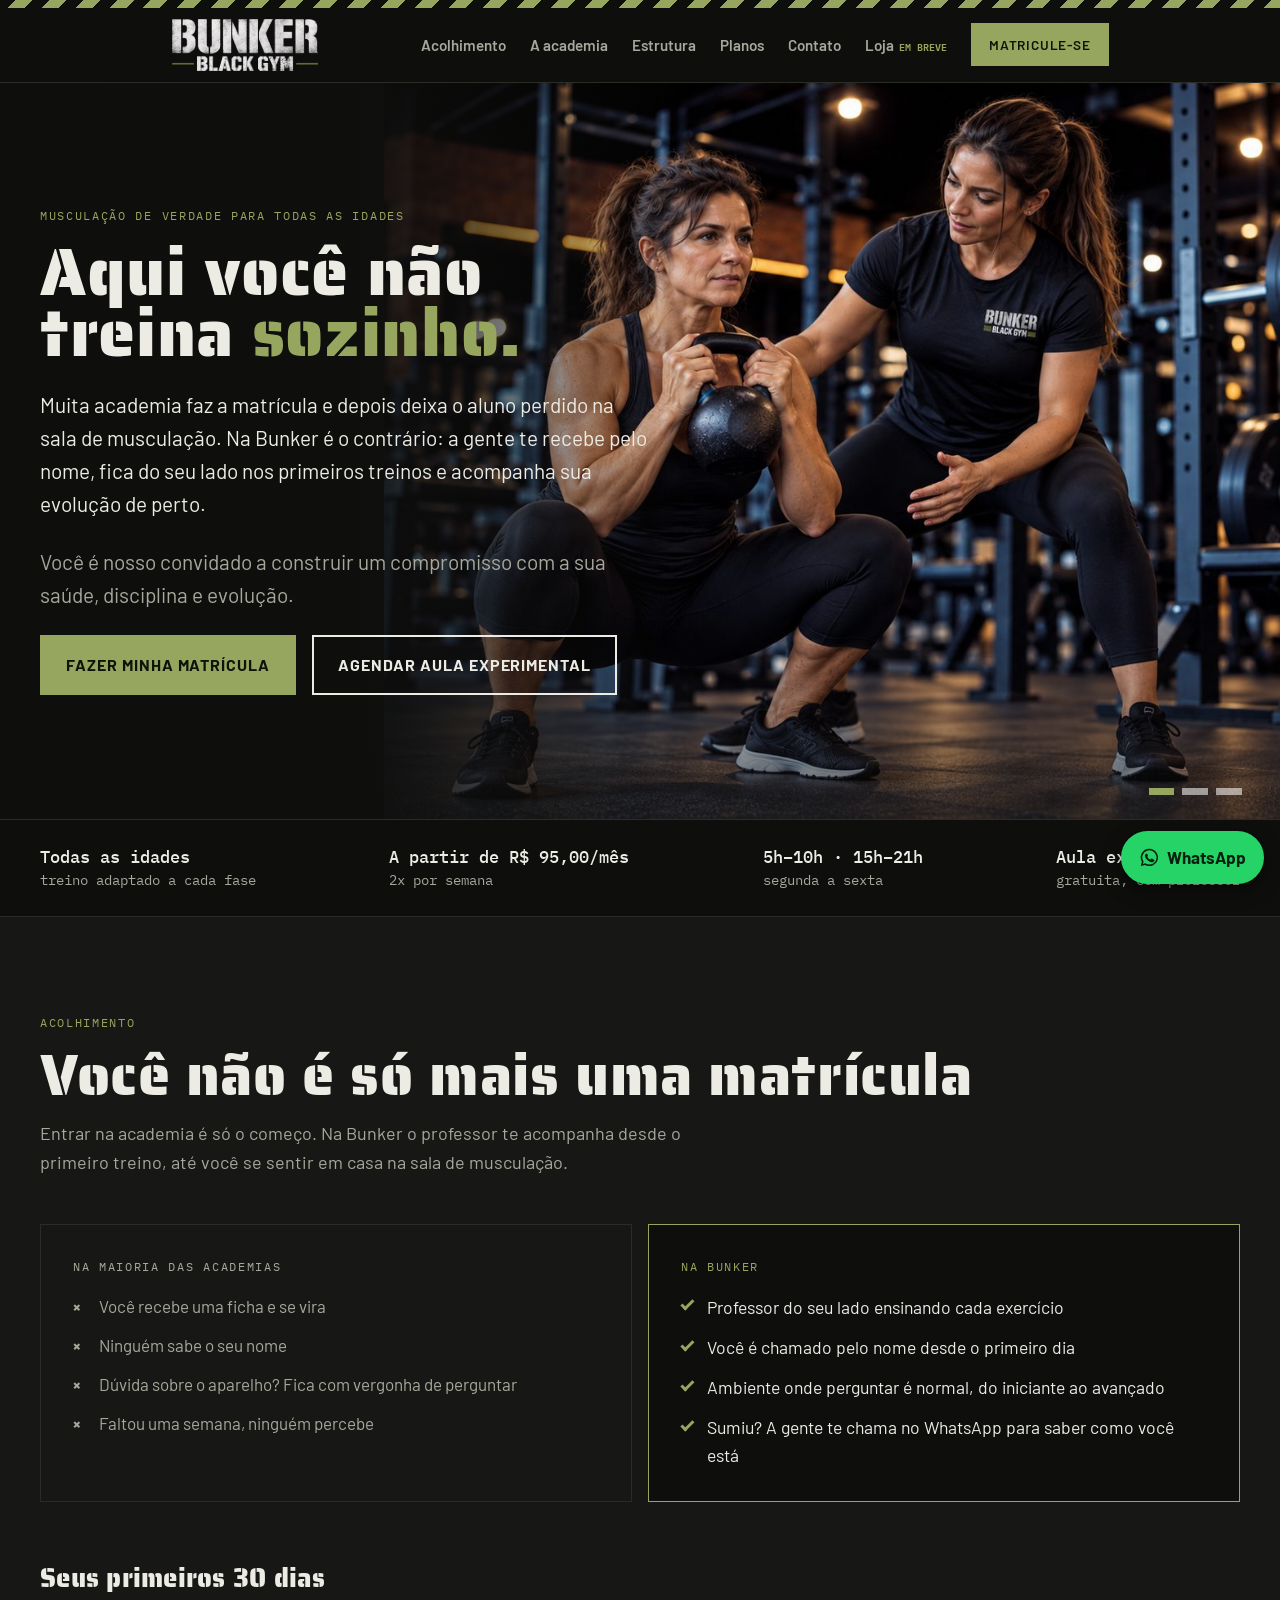
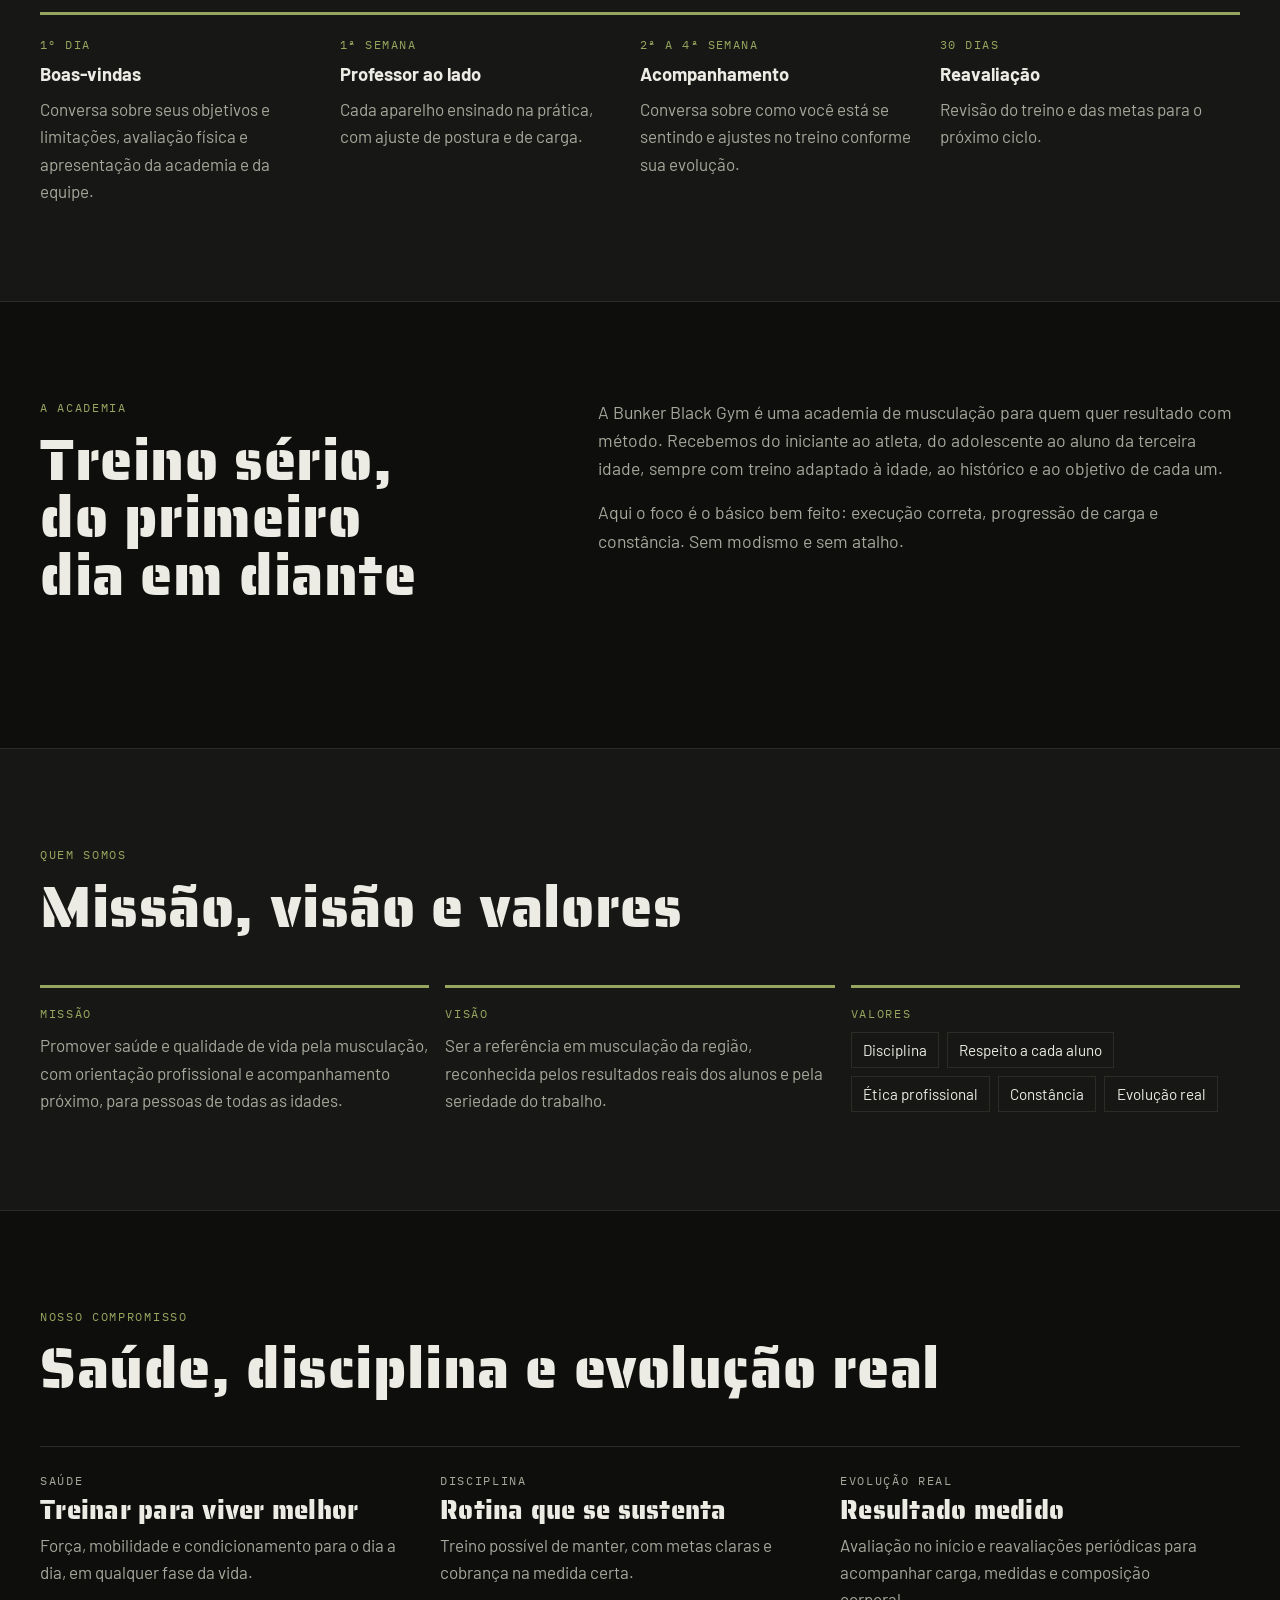
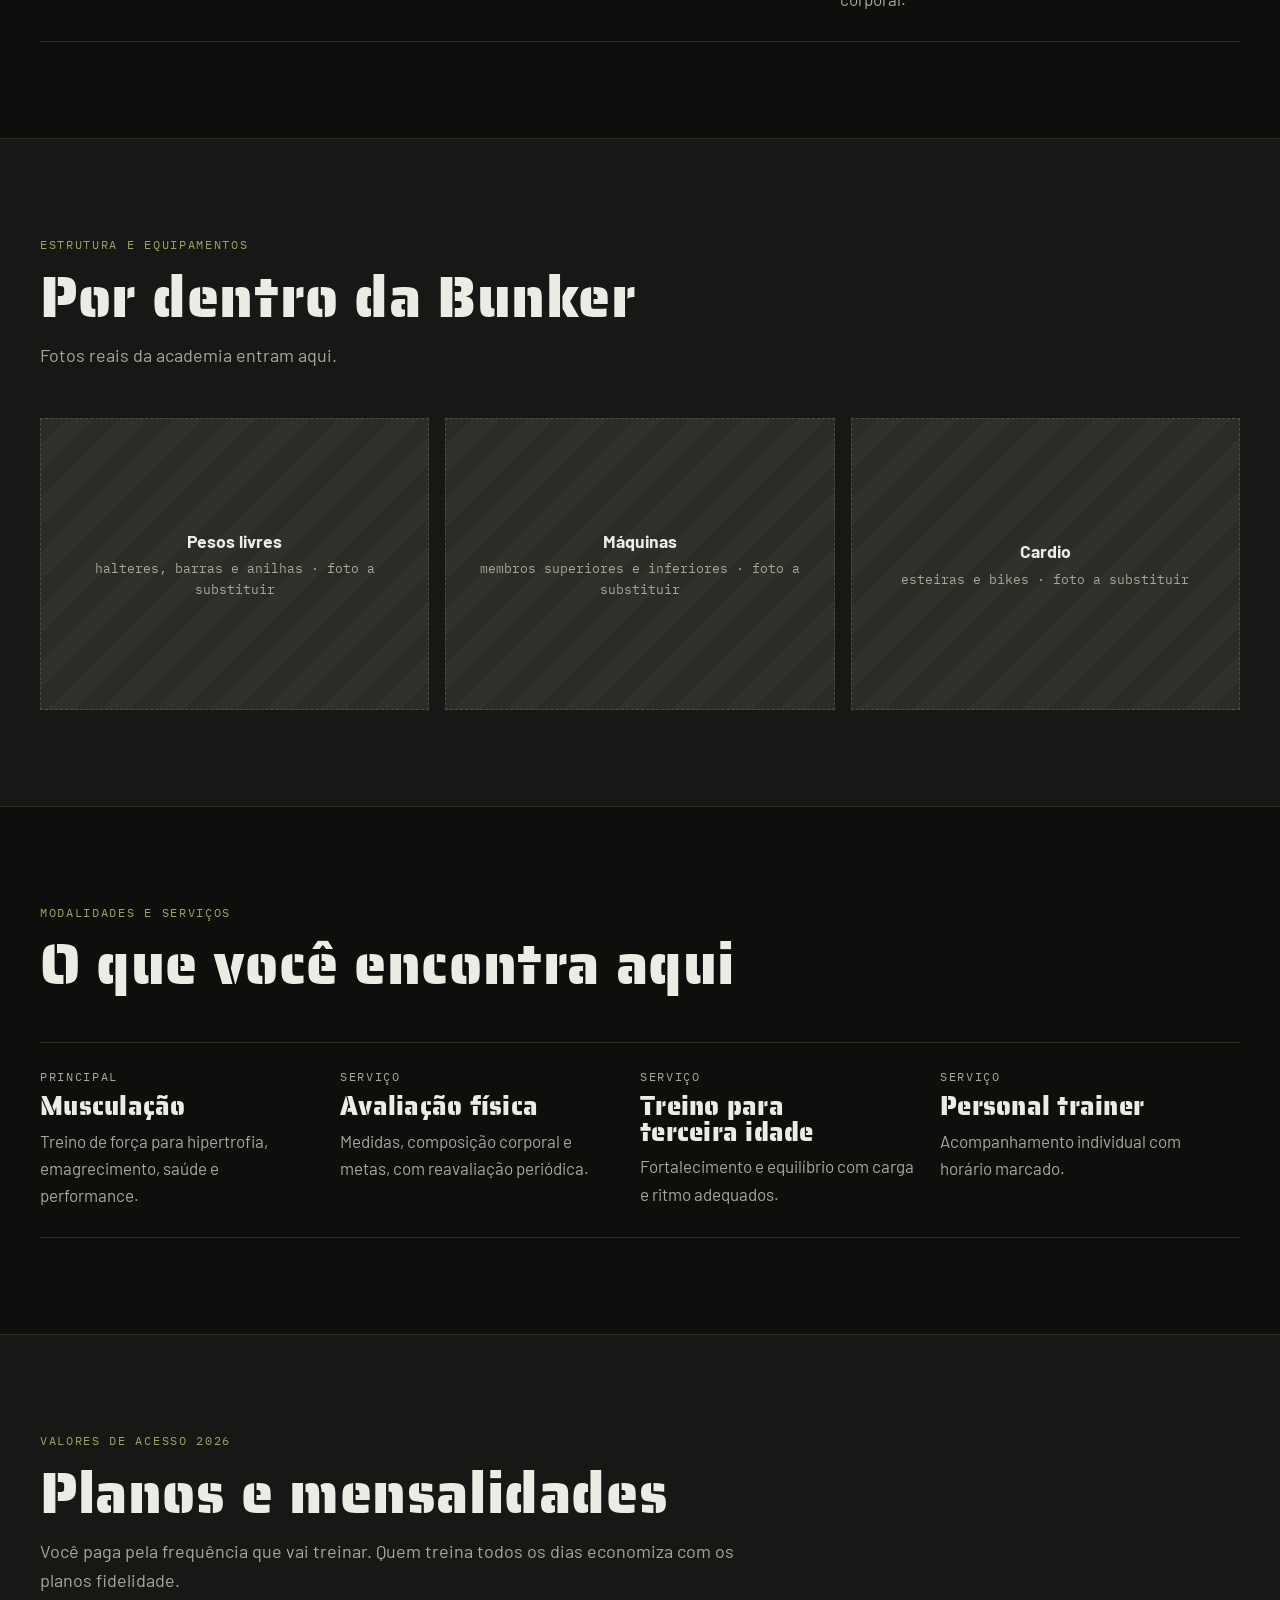
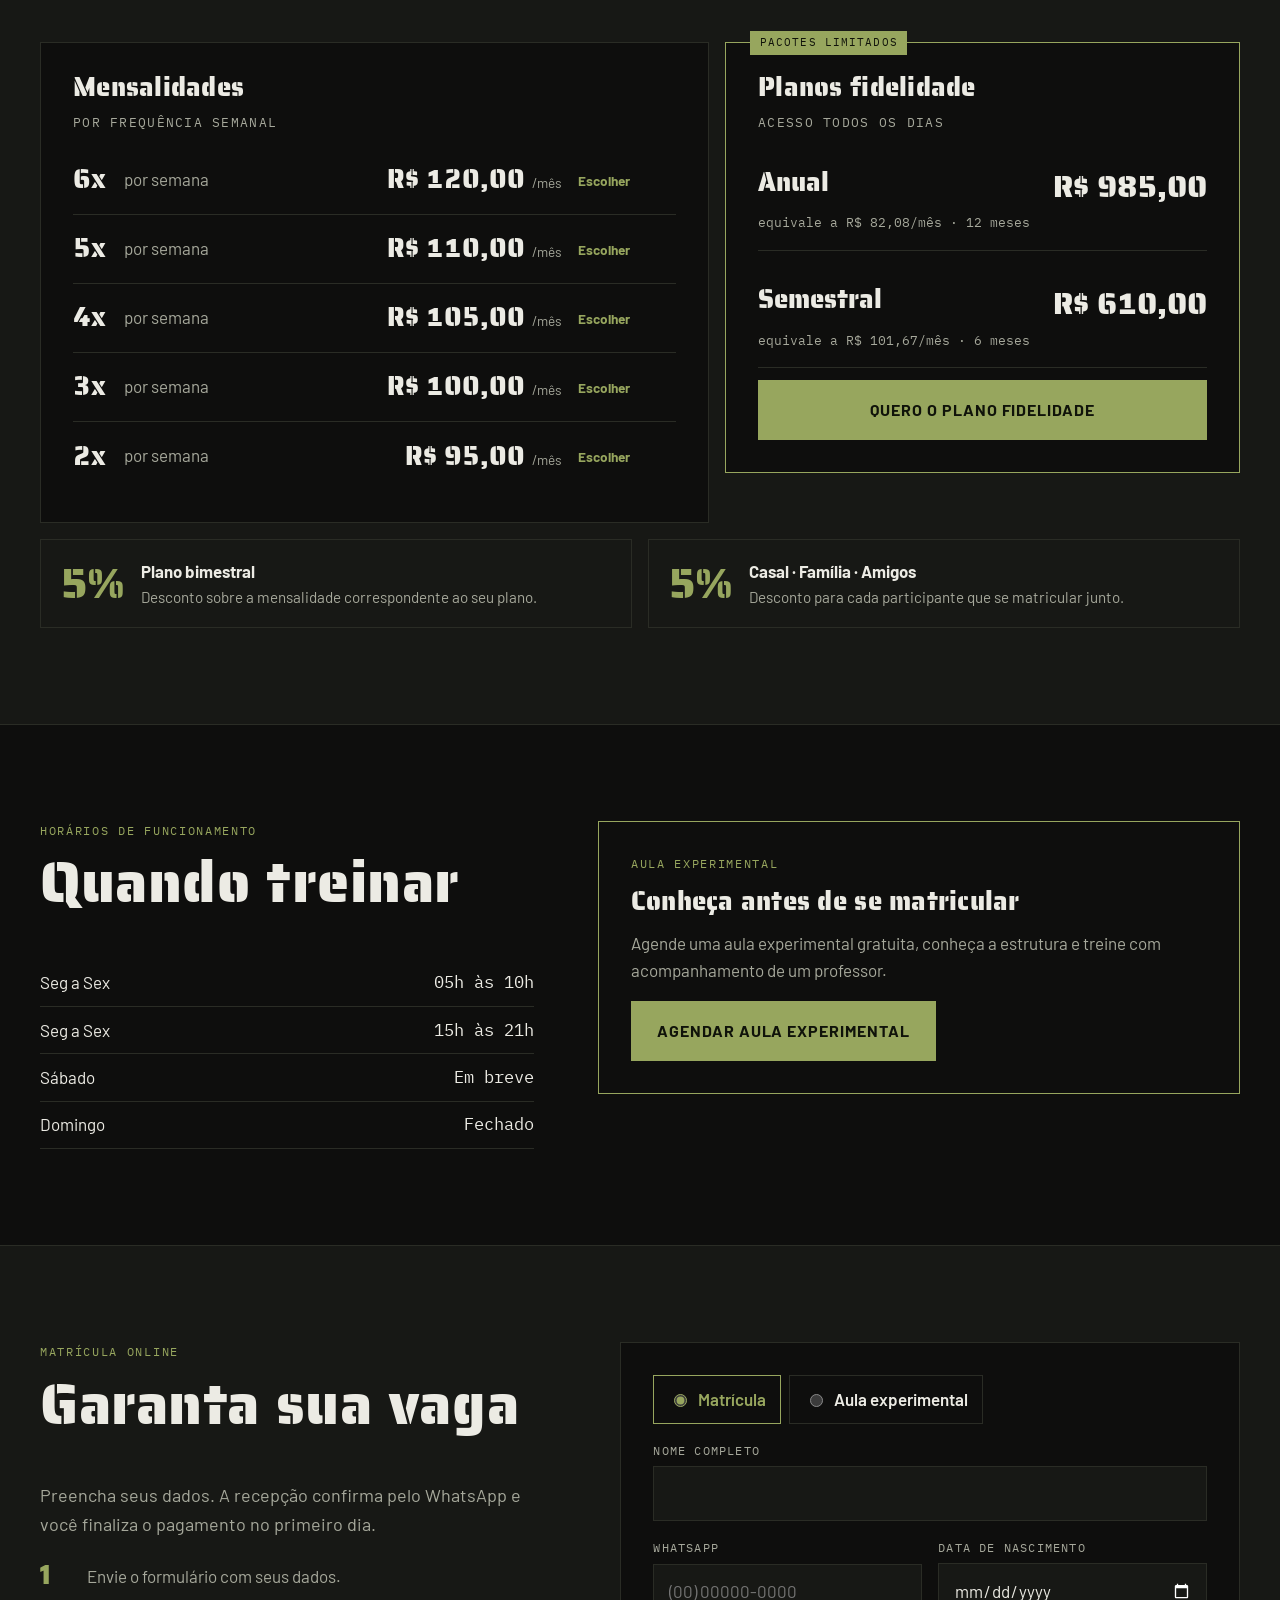
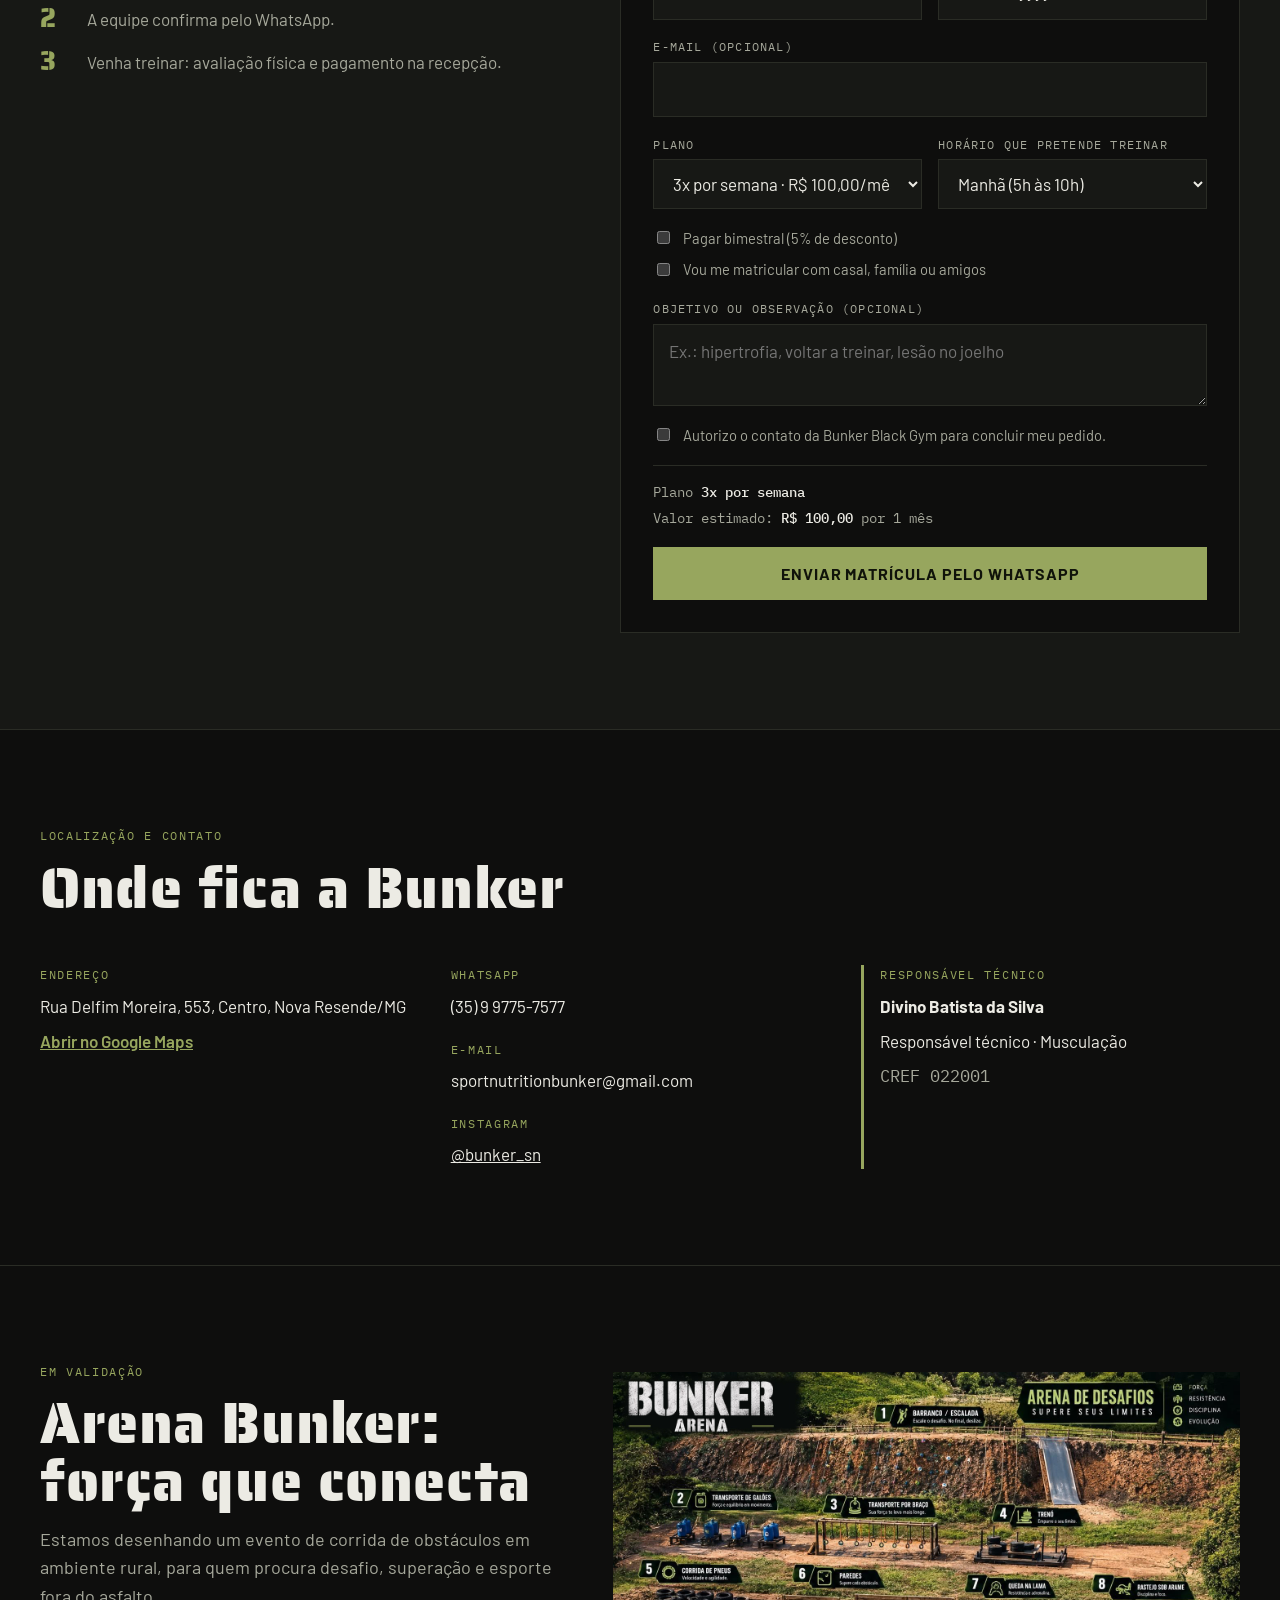
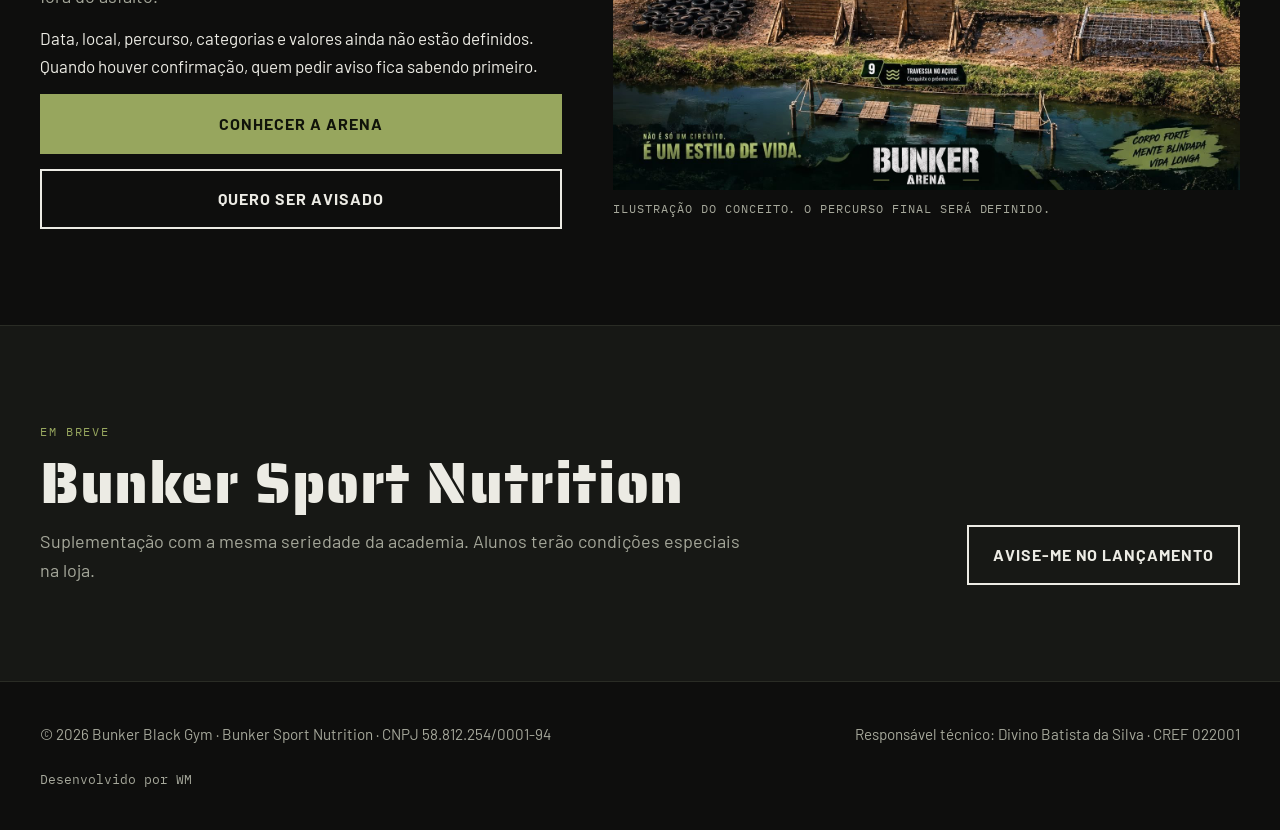
<file: index.html>
<!doctype html>
<html lang="pt-BR">
<head>
<meta charset="utf-8">
<meta name="viewport" content="width=device-width, initial-scale=1, viewport-fit=cover">
<title>Bunker Black Gym</title>
<meta name="description" content="Bunker Black Gym: musculação de verdade para todas as idades. Planos, aula experimental e matrícula online.">
<link rel="canonical" href="https://www.bunkersn.com.br/">
<meta property="og:title" content="Bunker Black Gym">
<meta property="og:description" content="Musculação de verdade para todas as idades.">
<meta property="og:url" content="https://www.bunkersn.com.br/">
<meta property="og:locale" content="pt_BR">
<link rel="preconnect" href="https://fonts.googleapis.com">
<link rel="preconnect" href="https://fonts.gstatic.com" crossorigin>
<link rel="stylesheet" href="https://fonts.googleapis.com/css2?family=Barlow:wght@400;600;700&family=IBM+Plex+Mono:wght@400;500&family=Saira+Stencil+One&display=swap">
<link rel="stylesheet" href="css/base.css">
<link rel="stylesheet" href="css/academia.css">
</head>
<body>
<!--CONTEUDO-->
<header class="topo">
  <div class="listra" aria-hidden="true"></div>
  <div class="wrap">
    <a class="marca" href="#inicio"><img src="img/logo-blackgym.jpg" alt="Bunker Black Gym"></a>
    <nav class="menu" aria-label="Principal">
      <a href="#acolhimento">Acolhimento</a>
      <a href="#sobre">A academia</a>
      <a href="#estrutura">Estrutura</a>
      <a href="#planos">Planos</a>
      <a href="#contato">Contato</a>
      <a href="#loja" id="link-loja">Loja<span class="em-breve">EM BREVE</span></a>
      <a class="btn" href="#matricula">Matricule-se</a>
    </nav>
  </div>
</header>

<main id="inicio">
  <section class="hero" id="hero">
    <div class="wrap">
      <div class="hero-midia" id="hero-midia"></div>
      <div class="hero-titulo">
        <p class="rotulo">Musculação de verdade para todas as idades</p>
        <h1>Aqui você não treina <em>sozinho.</em></h1>
      </div>
      <div class="hero-texto">
        <p class="lead lead--forte">Muita academia faz a matrícula e depois deixa o aluno perdido na sala de musculação. Na Bunker é o contrário: a gente te recebe pelo nome, fica do seu lado nos primeiros treinos e acompanha sua evolução de perto.</p>
        <p class="lead">Você é nosso convidado a construir um compromisso com a sua saúde, disciplina e evolução.</p>
        <div class="acoes">
          <a class="btn" href="#matricula">Fazer minha matrícula</a>
          <a class="btn btn--vazado" href="#experimental">Agendar aula experimental</a>
        </div>
      </div>
    </div>
  </section>

  <div class="faixa-fatos">
    <div class="wrap">
      <div class="fatos" id="fatos"></div>
    </div>
  </div>

  <!-- Acolhimento: diferencial principal -->
  <section class="faixa faixa--alt" id="acolhimento">
    <div class="wrap">
      <div class="cab-secao">
        <p class="rotulo">Acolhimento</p>
        <h2>Você não é só mais uma matrícula</h2>
        <p class="lead">Entrar na academia é só o começo. Na Bunker o professor te acompanha desde o primeiro treino, até você se sentir em casa na sala de musculação.</p>
      </div>
      <div class="contraste">
        <div class="lado lado--comum">
          <p class="rotulo">Na maioria das academias</p>
          <ul>
            <li>Você recebe uma ficha e se vira</li>
            <li>Ninguém sabe o seu nome</li>
            <li>Dúvida sobre o aparelho? Fica com vergonha de perguntar</li>
            <li>Faltou uma semana, ninguém percebe</li>
          </ul>
        </div>
        <div class="lado lado--bunker">
          <p class="rotulo">Na Bunker</p>
          <ul>
            <li>Professor do seu lado ensinando cada exercício</li>
            <li>Você é chamado pelo nome desde o primeiro dia</li>
            <li>Ambiente onde perguntar é normal, do iniciante ao avançado</li>
            <li>Sumiu? A gente te chama no WhatsApp para saber como você está</li>
          </ul>
        </div>
      </div>
      <h3 class="titulo-jornada">Seus primeiros 30 dias</h3>
      <ol class="jornada">
        <li><span class="quando">1º dia</span><b>Boas-vindas</b><p>Conversa sobre seus objetivos e limitações, avaliação física e apresentação da academia e da equipe.</p></li>
        <li><span class="quando">1ª semana</span><b>Professor ao lado</b><p>Cada aparelho ensinado na prática, com ajuste de postura e de carga.</p></li>
        <li><span class="quando">2ª a 4ª semana</span><b>Acompanhamento</b><p>Conversa sobre como você está se sentindo e ajustes no treino conforme sua evolução.</p></li>
        <li><span class="quando">30 dias</span><b>Reavaliação</b><p>Revisão do treino e das metas para o próximo ciclo.</p></li>
      </ol>
    </div>
  </section>

  <!-- 1. Apresentação -->
  <section class="faixa" id="sobre">
    <div class="wrap duas-col">
      <div class="cab-secao">
        <p class="rotulo">A academia</p>
        <h2>Treino sério, do primeiro dia em diante</h2>
      </div>
      <div class="texto">
        <p>A Bunker Black Gym é uma academia de musculação para quem quer resultado com método. Recebemos do iniciante ao atleta, do adolescente ao aluno da terceira idade, sempre com treino adaptado à idade, ao histórico e ao objetivo de cada um.</p>
        <p>Aqui o foco é o básico bem feito: execução correta, progressão de carga e constância. Sem modismo e sem atalho.</p>
      </div>
    </div>
  </section>

  <!-- 2. Missão, visão e valores -->
  <section class="faixa faixa--alt" id="missao">
    <div class="wrap">
      <div class="cab-secao">
        <p class="rotulo">Quem somos</p>
        <h2>Missão, visão e valores</h2>
      </div>
      <div class="mvv">
        <article><p class="rotulo">Missão</p><p>Promover saúde e qualidade de vida pela musculação, com orientação profissional e acompanhamento próximo, para pessoas de todas as idades.</p></article>
        <article><p class="rotulo">Visão</p><p>Ser a referência em musculação da região, reconhecida pelos resultados reais dos alunos e pela seriedade do trabalho.</p></article>
        <article><p class="rotulo">Valores</p>
          <ul class="valores"><li>Disciplina</li><li>Respeito a cada aluno</li><li>Ética profissional</li><li>Constância</li><li>Evolução real</li></ul>
        </article>
      </div>
    </div>
  </section>

  <!-- 3. Compromisso -->
  <section class="faixa" id="compromisso">
    <div class="wrap">
      <div class="cab-secao">
        <p class="rotulo">Nosso compromisso</p>
        <h2>Saúde, disciplina e evolução real</h2>
      </div>
      <div class="lista-mod">
        <article class="mod"><p class="rotulo">Saúde</p><h3>Treinar para viver melhor</h3><p>Força, mobilidade e condicionamento para o dia a dia, em qualquer fase da vida.</p></article>
        <article class="mod"><p class="rotulo">Disciplina</p><h3>Rotina que se sustenta</h3><p>Treino possível de manter, com metas claras e cobrança na medida certa.</p></article>
        <article class="mod"><p class="rotulo">Evolução real</p><h3>Resultado medido</h3><p>Avaliação no início e reavaliações periódicas para acompanhar carga, medidas e composição corporal.</p></article>
      </div>
    </div>
  </section>

  <!-- 5. Estrutura -->
  <section class="faixa faixa--alt" id="estrutura">
    <div class="wrap">
      <div class="cab-secao">
        <p class="rotulo">Estrutura e equipamentos</p>
        <h2>Por dentro da Bunker</h2>
        <p class="lead">Fotos reais da academia entram aqui.</p>
      </div>
      <div class="estrutura">
        <div class="foto"><div><b>Pesos livres</b>halteres, barras e anilhas · foto a substituir</div></div>
        <div class="foto"><div><b>Máquinas</b>membros superiores e inferiores · foto a substituir</div></div>
        <div class="foto"><div><b>Cardio</b>esteiras e bikes · foto a substituir</div></div>
      </div>
    </div>
  </section>

  <!-- 6. Modalidades/serviços -->
  <section class="faixa" id="modalidades">
    <div class="wrap">
      <div class="cab-secao">
        <p class="rotulo">Modalidades e serviços</p>
        <h2>O que você encontra aqui</h2>
      </div>
      <div class="lista-mod">
        <article class="mod"><p class="rotulo">Principal</p><h3>Musculação</h3><p>Treino de força para hipertrofia, emagrecimento, saúde e performance.</p></article>
        <article class="mod"><p class="rotulo">Serviço</p><h3>Avaliação física</h3><p>Medidas, composição corporal e metas, com reavaliação periódica.</p></article>
        <article class="mod"><p class="rotulo">Serviço</p><h3>Treino para terceira idade</h3><p>Fortalecimento e equilíbrio com carga e ritmo adequados.</p></article>
        <article class="mod"><p class="rotulo">Serviço</p><h3>Personal trainer</h3><p>Acompanhamento individual com horário marcado.</p></article>
      </div>
    </div>
  </section>

  <!-- 7. Planos -->
  <section class="faixa faixa--alt" id="planos">
    <div class="wrap">
      <div class="cab-secao">
        <p class="rotulo">Valores de acesso 2026</p>
        <h2>Planos e mensalidades</h2>
        <p class="lead">Você paga pela frequência que vai treinar. Quem treina todos os dias economiza com os planos fidelidade.</p>
      </div>
      <div class="planos-grid">
        <div class="bloco">
          <h3>Mensalidades</h3>
          <p class="sub">Por frequência semanal</p>
          <table class="tabela-precos"><tbody id="tabela-mensal"></tbody></table>
        </div>
        <div class="bloco bloco--destaque">
          <span class="selo">Pacotes limitados</span>
          <h3>Planos fidelidade</h3>
          <p class="sub">Acesso todos os dias</p>
          <div class="fid" id="lista-fid"></div>
          <a class="btn" href="#matricula" data-plano="anual">Quero o plano fidelidade</a>
        </div>
      </div>
      <div class="descontos">
        <div><span class="pct" id="pct-bim"></span><p><b>Plano bimestral</b>Desconto sobre a mensalidade correspondente ao seu plano.</p></div>
        <div><span class="pct" id="pct-grupo"></span><p><b>Casal · Família · Amigos</b>Desconto para cada participante que se matricular junto.</p></div>
      </div>
    </div>
  </section>

  <!-- 8. Horários + 9. Aula experimental -->
  <section class="faixa" id="experimental">
    <div class="wrap duas-col">
      <div>
        <div class="cab-secao">
          <p class="rotulo">Horários de funcionamento</p>
          <h2>Quando treinar</h2>
        </div>
        <table class="tabela-h"><tbody id="tabela-horarios"></tbody></table>
      </div>
      <div class="experimental">
        <p class="rotulo">Aula experimental</p>
        <h3>Conheça antes de se matricular</h3>
        <p>Agende uma aula experimental gratuita, conheça a estrutura e treine com acompanhamento de um professor.</p>
        <a class="btn" href="#matricula" data-tipo="experimental">Agendar aula experimental</a>
      </div>
    </div>
  </section>

  <!-- Matrícula online -->
  <section class="faixa faixa--alt" id="matricula">
    <div class="wrap matricula">
      <div>
        <div class="cab-secao">
          <p class="rotulo">Matrícula online</p>
          <h2>Garanta sua vaga</h2>
        </div>
        <p class="lead">Preencha seus dados. A recepção confirma pelo WhatsApp e você finaliza o pagamento no primeiro dia.</p>
        <ol class="passos">
          <li><span>Envie o formulário com seus dados.</span></li>
          <li><span>A equipe confirma pelo WhatsApp.</span></li>
          <li><span>Venha treinar: avaliação física e pagamento na recepção.</span></li>
        </ol>
      </div>

      <form class="form" id="form-matricula" novalidate>
        <fieldset class="tipo">
          <legend class="sr">O que você quer fazer</legend>
          <label><input type="radio" name="tipo" id="tipo-matricula" value="matricula" checked> Matrícula</label>
          <label><input type="radio" name="tipo" id="tipo-experimental" value="experimental"> Aula experimental</label>
        </fieldset>
        <div class="campo">
          <label for="nome">Nome completo</label>
          <input id="nome" name="nome" autocomplete="name" required>
          <p class="erro" id="erro-nome"></p>
        </div>
        <div class="duas">
          <div class="campo">
            <label for="whats">WhatsApp</label>
            <input id="whats" name="whats" type="tel" inputmode="tel" autocomplete="tel" placeholder="(00) 00000-0000" required>
            <p class="erro" id="erro-whats"></p>
          </div>
          <div class="campo">
            <label for="nascimento">Data de nascimento</label>
            <input id="nascimento" name="nascimento" type="date">
          </div>
        </div>
        <div class="campo">
          <label for="email">E-mail (opcional)</label>
          <input id="email" name="email" type="email" autocomplete="email">
          <p class="erro" id="erro-email"></p>
        </div>
        <div class="duas">
          <div class="campo" id="campo-plano">
            <label for="plano">Plano</label>
            <select id="plano" name="plano"></select>
          </div>
          <div class="campo">
            <label for="turno">Horário que pretende treinar</label>
            <select id="turno" name="turno">
              <option>Manhã (5h às 10h)</option><option>Tarde/noite (15h às 21h)</option>
            </select>
          </div>
        </div>
        <div class="opcoes" id="opcoes-desc">
          <label class="check" id="op-bim"><input type="checkbox" id="bimestral"> <span>Pagar bimestral (5% de desconto)</span></label>
          <label class="check"><input type="checkbox" id="grupo"> <span>Vou me matricular com casal, família ou amigos</span></label>
        </div>
        <div class="campo">
          <label for="obs">Objetivo ou observação (opcional)</label>
          <textarea id="obs" name="obs" rows="2" placeholder="Ex.: hipertrofia, voltar a treinar, lesão no joelho"></textarea>
        </div>
        <label class="check"><input type="checkbox" id="lgpd" required> <span>Autorizo o contato da Bunker Black Gym para concluir meu pedido.</span></label>
        <p class="erro" id="erro-lgpd"></p>
        <div class="resumo" id="resumo"></div>
        <button class="btn" type="submit" id="btn-enviar">Enviar matrícula pelo WhatsApp</button>
        <div class="sucesso" id="sucesso" hidden>
          <p><b>Pedido pronto.</b> Se o WhatsApp não abriu, toque no botão abaixo e envie a mensagem.</p>
          <a class="btn" id="link-zap-form" href="#" target="_blank" rel="noopener">Abrir WhatsApp</a>
          <pre id="msg-preview"></pre>
        </div>
      </form>
    </div>
  </section>

  <!-- 10. Localização e contato + 11. Responsável técnico -->
  <section class="faixa" id="contato">
    <div class="wrap">
      <div class="cab-secao">
        <p class="rotulo">Localização e contato</p>
        <h2>Onde fica a Bunker</h2>
      </div>
      <div class="contato">
        <div class="info">
          <p class="rotulo">Endereço</p>
          <p id="endereco"></p>
          <a class="link-mapa" id="link-mapa" href="#" target="_blank" rel="noopener">Abrir no Google Maps</a>
        </div>
        <div class="info">
          <p class="rotulo">WhatsApp</p>
          <p id="zap-texto"></p>
          <p class="rotulo">E-mail</p>
          <p id="email-texto"></p>
          <p class="rotulo">Instagram</p>
          <p><a id="insta" href="#" target="_blank" rel="noopener"></a></p>
        </div>
        <div class="info rt" id="responsavel">
          <p class="rotulo">Responsável técnico</p>
          <p><b id="rt-nome"></b></p>
          <p id="rt-formacao"></p>
          <p class="mono" id="rt-cref"></p>
        </div>
      </div>
    </div>
  </section>

  <section class="faixa" id="arena">
    <div class="wrap arena">
      <div class="cab-secao" style="margin:0">
        <p class="rotulo">Em validação</p>
        <h2>Arena Bunker: força que conecta</h2>
        <p class="lead">Estamos desenhando um evento de corrida de obstáculos em ambiente rural, para quem procura desafio, superação e esporte fora do asfalto.</p>
        <p>Data, local, percurso, categorias e valores ainda não estão definidos. Quando houver confirmação, quem pedir aviso fica sabendo primeiro.</p>
        <a class="btn" href="https://arena.bunkersn.com.br/">Conhecer a Arena</a>
        <a class="btn btn--vazado" id="cta-arena" href="#contato">Quero ser avisado</a>
      </div>
      <figure class="arena-fig">
        <img src="img/arena-conceito.jpg" alt="Ilustração do conceito da Arena Bunker, com nove obstáculos em percurso rural" loading="lazy">
        <figcaption>Ilustração do conceito. O percurso final será definido.</figcaption>
      </figure>
    </div>
  </section>

  <section class="faixa faixa--alt" id="loja">
    <div class="wrap loja-teaser">
      <div class="cab-secao" style="margin:0">
        <p class="rotulo">Em breve</p>
        <h2>Bunker Sport Nutrition</h2>
        <p class="lead">Suplementação com a mesma seriedade da academia. Alunos terão condições especiais na loja.</p>
      </div>
      <a class="btn btn--vazado" id="cta-loja" href="#contato">Avise-me no lançamento</a>
    </div>
  </section>
</main>

<footer class="rodape">
  <div class="wrap">
    <p>© <span id="ano"></span> Bunker Black Gym · Bunker Sport Nutrition · CNPJ <span id="cnpj"></span></p>
    <p id="rodape-rt"></p>
    <p class="credito">Desenvolvido por WM</p>
  </div>
</footer>

<a class="zap" id="zap-flutuante" href="#" target="_blank" rel="noopener" aria-label="Falar no WhatsApp">
  <svg viewBox="0 0 24 24" aria-hidden="true"><path d="M12 2a10 10 0 0 0-8.6 15.1L2 22l5-1.3A10 10 0 1 0 12 2Zm0 18.2a8.2 8.2 0 0 1-4.2-1.2l-.3-.2-3 .8.8-2.9-.2-.3A8.2 8.2 0 1 1 12 20.2Zm4.5-6.1c-.2-.1-1.5-.7-1.7-.8s-.4-.1-.6.1-.7.8-.8 1-.3.2-.5.1a6.7 6.7 0 0 1-3.3-2.9c-.2-.4.2-.4.7-1.3.1-.2 0-.3 0-.4l-.8-1.8c-.2-.5-.4-.4-.6-.4h-.5a1 1 0 0 0-.7.3 3 3 0 0 0-.9 2.2 5.2 5.2 0 0 0 1.1 2.7 11.9 11.9 0 0 0 4.6 4c1.7.7 2.4.8 3.2.7a2.8 2.8 0 0 0 1.8-1.3 2.3 2.3 0 0 0 .2-1.3c-.1-.1-.2-.2-.5-.3Z"/></svg>
  <span>WhatsApp</span>
</a>
<!--/CONTEUDO-->
<script src="js/config.js"></script>
<script src="js/main.js"></script>
</body>
</html>
</file>
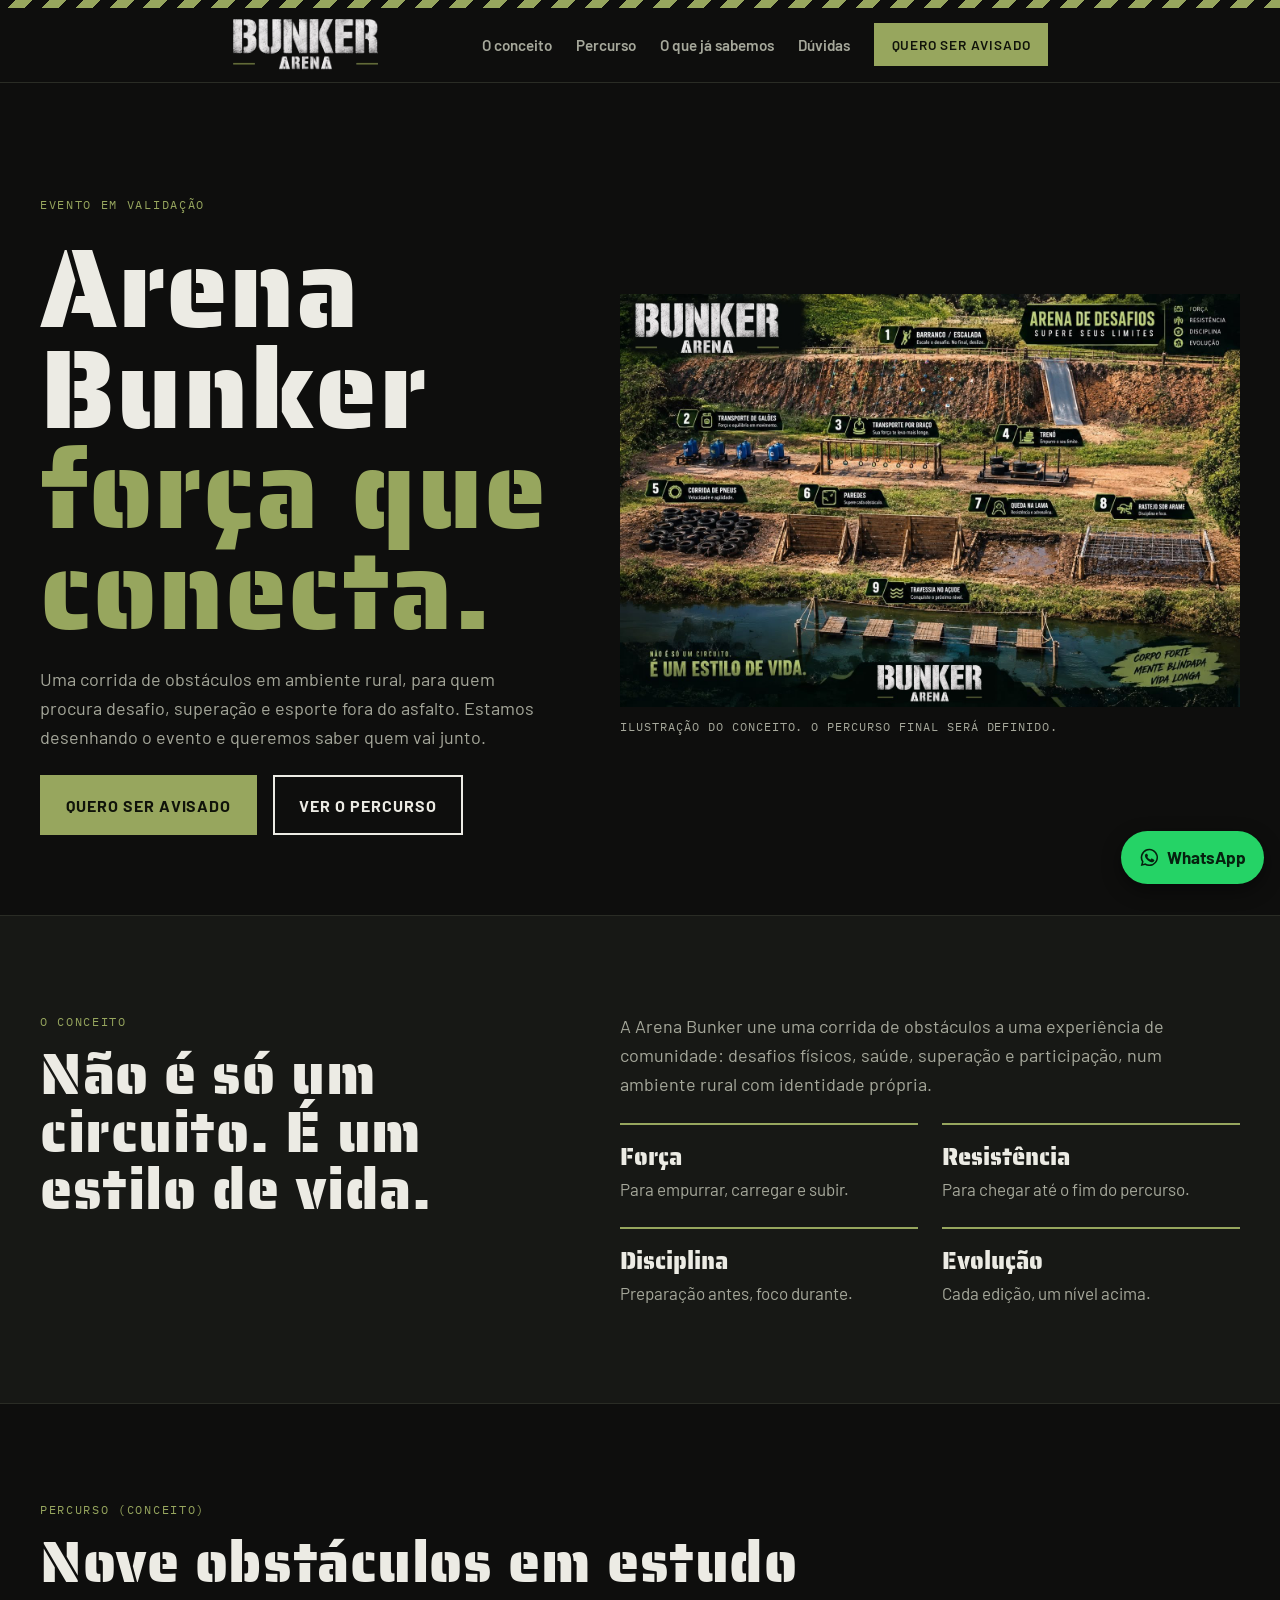
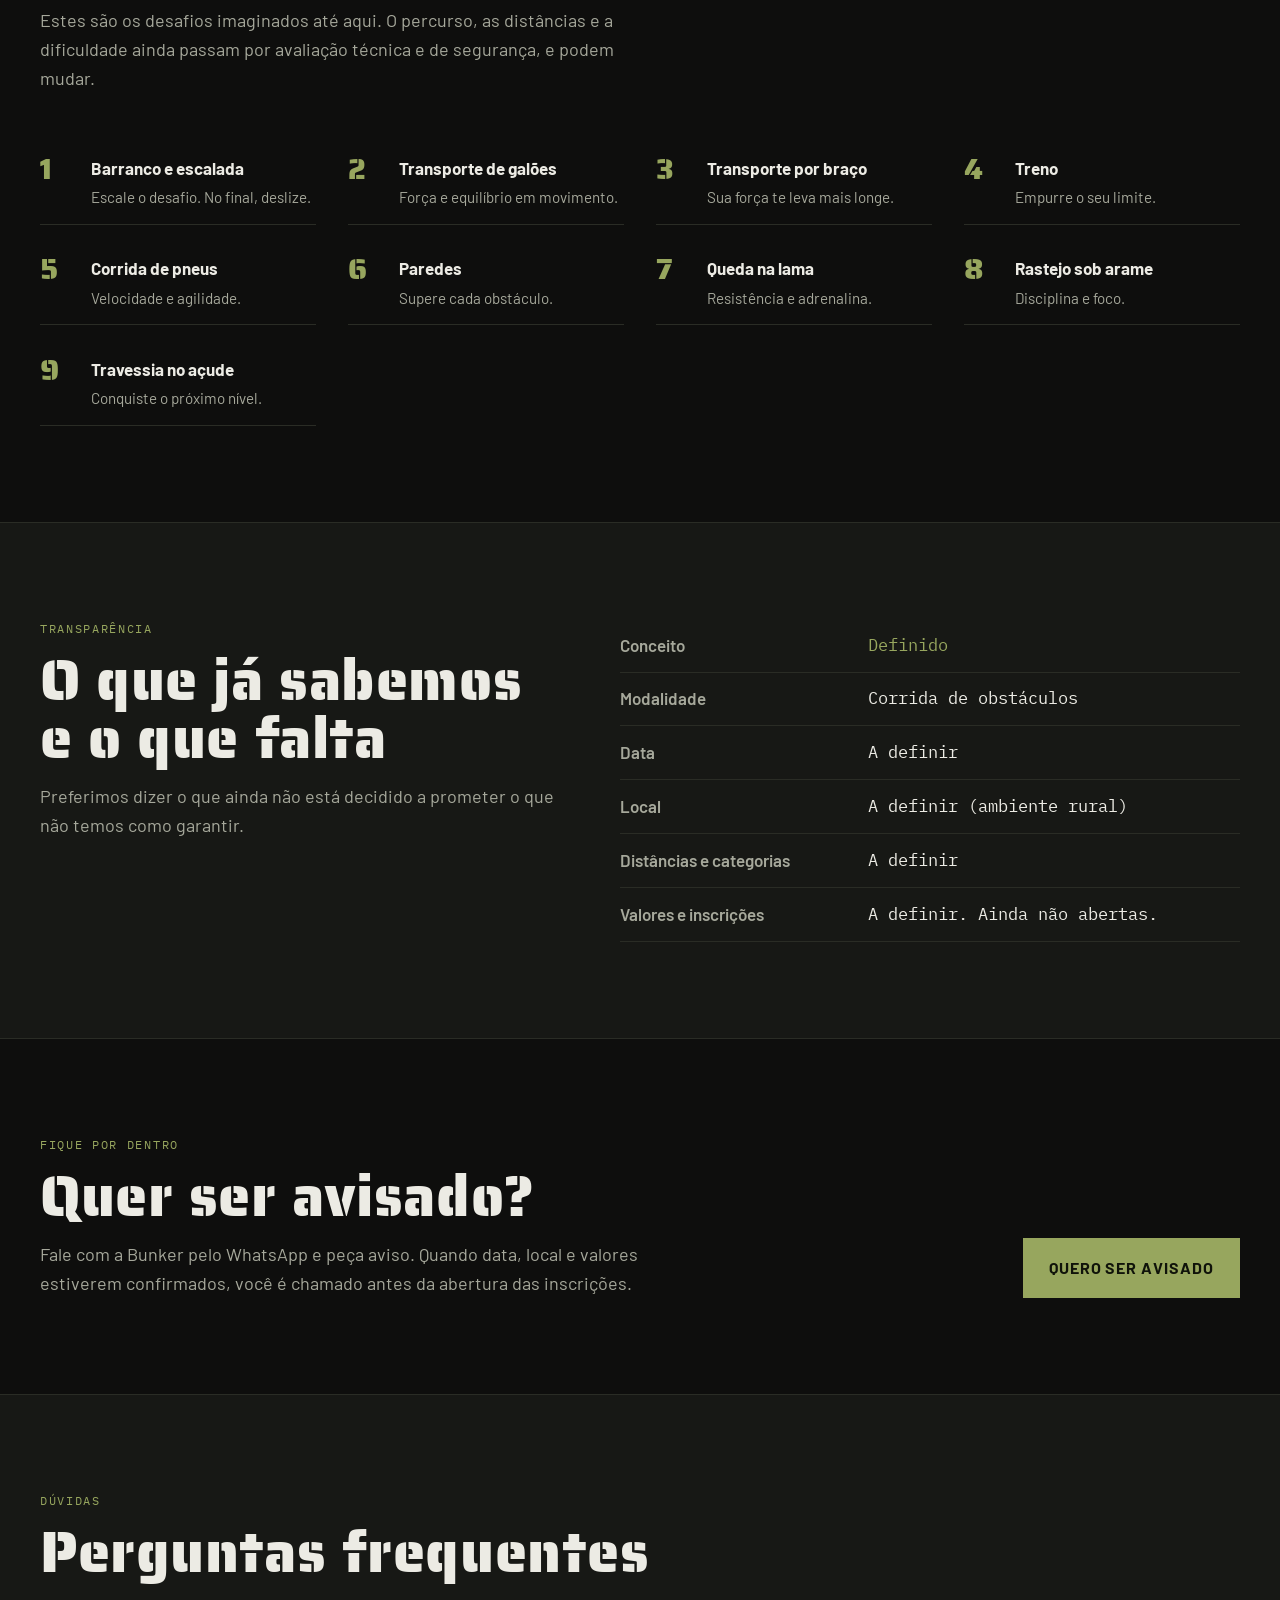
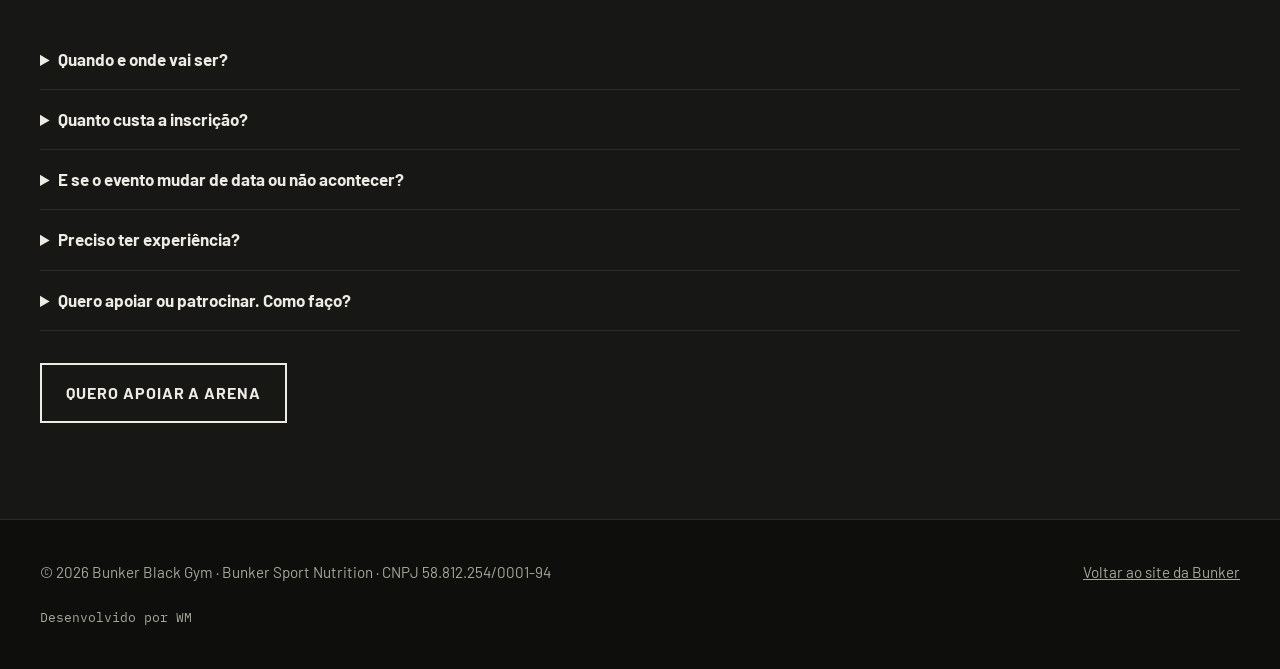
<file: arena/index.html>
<!doctype html>
<html lang="pt-BR">
<head>
<meta charset="utf-8">
<meta name="viewport" content="width=device-width, initial-scale=1, viewport-fit=cover">
<title>Arena Bunker</title>
<meta name="description" content="Arena Bunker: corrida de obstáculos em ambiente rural. Força que conecta. Evento em validação, peça aviso pelo WhatsApp.">
<link rel="canonical" href="https://arena.bunkersn.com.br/">
<meta property="og:title" content="Arena Bunker: força que conecta">
<meta property="og:description" content="Corrida de obstáculos em ambiente rural. Evento em validação.">
<meta property="og:url" content="https://arena.bunkersn.com.br/">
<meta property="og:image" content="https://arena.bunkersn.com.br/img/percurso.jpg">
<meta property="og:locale" content="pt_BR">
<link rel="preconnect" href="https://fonts.googleapis.com">
<link rel="preconnect" href="https://fonts.gstatic.com" crossorigin>
<link rel="stylesheet" href="https://fonts.googleapis.com/css2?family=Barlow:wght@400;600;700&family=IBM+Plex+Mono:wght@400;500&family=Saira+Stencil+One&display=swap">
<link rel="stylesheet" href="css/base.css">
<link rel="stylesheet" href="css/arena.css">
</head>
<body>
<header class="topo">
  <div class="listra" aria-hidden="true"></div>
  <div class="wrap">
    <a class="marca" href="https://www.bunkersn.com.br/"><img src="img/logo-arena.jpg" alt="Bunker Arena"></a>
    <nav class="menu" aria-label="Principal">
      <a href="#conceito">O conceito</a>
      <a href="#percurso">Percurso</a>
      <a href="#status">O que já sabemos</a>
      <a href="#faq">Dúvidas</a>
      <a class="btn" href="#aviso">Quero ser avisado</a>
    </nav>
  </div>
</header>

<main>
  <section class="hero-arena" id="inicio">
    <div class="wrap">
      <div class="texto">
        <p class="rotulo">Evento em validação</p>
        <h1>Arena Bunker <em>força que conecta.</em></h1>
        <p class="lead">Uma corrida de obstáculos em ambiente rural, para quem procura desafio, superação e esporte fora do asfalto. Estamos desenhando o evento e queremos saber quem vai junto.</p>
        <div class="acoes">
          <a class="btn" href="#aviso">Quero ser avisado</a>
          <a class="btn btn--vazado" href="#percurso">Ver o percurso</a>
        </div>
      </div>
      <figure>
        <img src="img/percurso.jpg" alt="Ilustração do conceito da Arena Bunker, com nove obstáculos em percurso rural" width="1536" height="1024">
        <figcaption>Ilustração do conceito. O percurso final será definido.</figcaption>
      </figure>
    </div>
  </section>

  <section class="faixa faixa--alt" id="conceito">
    <div class="wrap duas-colunas">
      <div class="cab-secao" style="margin:0">
        <p class="rotulo">O conceito</p>
        <h2>Não é só um circuito. É um estilo de vida.</h2>
      </div>
      <div style="display:grid;gap:1.5rem">
        <p class="lead">A Arena Bunker une uma corrida de obstáculos a uma experiência de comunidade: desafios físicos, saúde, superação e participação, num ambiente rural com identidade própria.</p>
        <div class="valores">
          <div><b>Força</b><span>Para empurrar, carregar e subir.</span></div>
          <div><b>Resistência</b><span>Para chegar até o fim do percurso.</span></div>
          <div><b>Disciplina</b><span>Preparação antes, foco durante.</span></div>
          <div><b>Evolução</b><span>Cada edição, um nível acima.</span></div>
        </div>
      </div>
    </div>
  </section>

  <section class="faixa" id="percurso">
    <div class="wrap">
      <div class="cab-secao">
        <p class="rotulo">Percurso (conceito)</p>
        <h2>Nove obstáculos em estudo</h2>
        <p class="lead">Estes são os desafios imaginados até aqui. O percurso, as distâncias e a dificuldade ainda passam por avaliação técnica e de segurança, e podem mudar.</p>
      </div>
      <ol class="obstaculos">
        <li><b>Barranco e escalada</b><span>Escale o desafio. No final, deslize.</span></li>
        <li><b>Transporte de galões</b><span>Força e equilíbrio em movimento.</span></li>
        <li><b>Transporte por braço</b><span>Sua força te leva mais longe.</span></li>
        <li><b>Treno</b><span>Empurre o seu limite.</span></li>
        <li><b>Corrida de pneus</b><span>Velocidade e agilidade.</span></li>
        <li><b>Paredes</b><span>Supere cada obstáculo.</span></li>
        <li><b>Queda na lama</b><span>Resistência e adrenalina.</span></li>
        <li><b>Rastejo sob arame</b><span>Disciplina e foco.</span></li>
        <li><b>Travessia no açude</b><span>Conquiste o próximo nível.</span></li>
      </ol>
    </div>
  </section>

  <section class="faixa faixa--alt" id="status">
    <div class="wrap duas-colunas">
      <div class="cab-secao" style="margin:0">
        <p class="rotulo">Transparência</p>
        <h2>O que já sabemos e o que falta</h2>
        <p class="lead">Preferimos dizer o que ainda não está decidido a prometer o que não temos como garantir.</p>
      </div>
      <table class="status">
        <tr><th>Conceito</th><td class="def">Definido</td></tr>
        <tr><th>Modalidade</th><td>Corrida de obstáculos</td></tr>
        <tr><th>Data</th><td>A definir</td></tr>
        <tr><th>Local</th><td>A definir (ambiente rural)</td></tr>
        <tr><th>Distâncias e categorias</th><td>A definir</td></tr>
        <tr><th>Valores e inscrições</th><td>A definir. Ainda não abertas.</td></tr>
      </table>
    </div>
  </section>

  <section class="faixa" id="aviso">
    <div class="wrap cta-faixa">
      <div class="cab-secao" style="margin:0">
        <p class="rotulo">Fique por dentro</p>
        <h2>Quer ser avisado?</h2>
        <p class="lead">Fale com a Bunker pelo WhatsApp e peça aviso. Quando data, local e valores estiverem confirmados, você é chamado antes da abertura das inscrições.</p>
      </div>
      <a class="btn" id="cta-aviso-3" href="https://wa.me/5535997757577" target="_blank" rel="noopener">Quero ser avisado</a>
    </div>
  </section>

  <section class="faixa faixa--alt" id="faq">
    <div class="wrap">
      <div class="cab-secao"><p class="rotulo">Dúvidas</p><h2>Perguntas frequentes</h2></div>
      <div class="faq">
        <details><summary>Quando e onde vai ser?</summary><p>Ainda não está definido. Só vamos divulgar data e local depois de validar o terreno, a segurança e as autorizações necessárias.</p></details>
        <details><summary>Quanto custa a inscrição?</summary><p>Os valores ainda serão definidos. As inscrições não estão abertas e nenhuma cobrança é feita por este site.</p></details>
        <details><summary>E se o evento mudar de data ou não acontecer?</summary><p>As regras de cancelamento, adiamento e reembolso serão divulgadas antes de qualquer cobrança.</p></details>
        <details><summary>Preciso ter experiência?</summary><p>Categorias e níveis de dificuldade ainda serão definidos. Quando estiverem prontos, vamos explicar quem pode participar de cada um.</p></details>
        <details><summary>Quero apoiar ou patrocinar. Como faço?</summary><p>Fale com a Bunker pelo WhatsApp no botão abaixo.</p></details>
      </div>
      <p style="margin-top:2rem"><a class="btn btn--vazado" id="cta-patro" href="https://wa.me/5535997757577" target="_blank" rel="noopener">Quero apoiar a Arena</a></p>
    </div>
  </section>
</main>

<footer class="rodape">
  <div class="wrap">
    <p>© <span id="ano"></span> Bunker Black Gym · Bunker Sport Nutrition · CNPJ 58.812.254/0001-94</p>
    <p><a href="https://www.bunkersn.com.br/">Voltar ao site da Bunker</a></p>
    <p class="credito">Desenvolvido por WM</p>
  </div>
</footer>

<a class="zap" id="zap-flutuante" href="https://wa.me/5535997757577" target="_blank" rel="noopener" aria-label="Falar no WhatsApp">
  <svg viewBox="0 0 24 24" aria-hidden="true"><path d="M12 2a10 10 0 0 0-8.6 15.1L2 22l5-1.3A10 10 0 1 0 12 2Zm0 18.2a8.2 8.2 0 0 1-4.2-1.2l-.3-.2-3 .8.8-2.9-.2-.3A8.2 8.2 0 1 1 12 20.2Zm4.5-6.1c-.2-.1-1.5-.7-1.7-.8s-.4-.1-.6.1-.7.8-.8 1-.3.2-.5.1a6.7 6.7 0 0 1-3.3-2.9c-.2-.4.2-.4.7-1.3.1-.2 0-.3 0-.4l-.8-1.8c-.2-.5-.4-.4-.6-.4h-.5a1 1 0 0 0-.7.3 3 3 0 0 0-.9 2.2 5.2 5.2 0 0 0 1.1 2.7 11.9 11.9 0 0 0 4.6 4c1.7.7 2.4.8 3.2.7a2.8 2.8 0 0 0 1.8-1.3 2.3 2.3 0 0 0 .2-1.3c-.1-.1-.2-.2-.5-.3Z"/></svg>
  <span>WhatsApp</span>
</a>
<script src="js/arena.js"></script>
</body>
</html>
</file>
<file: css/base.css>
/* Base compartilhada entre academia e loja (tokens, tipografia, botões, layout).
   Layout: faixas horizontais de concreto, conteúdo alinhado à esquerda em grade de 12 colunas. */
:root {
  --concreto: #0e0e0d;      /* fundo, próximo do preto do logo */
  --concreto-2: #171815;    /* faixas alternadas */
  --parede: #2a2c25;        /* bordas, divisórias */
  --giz: #ecebe4;           /* texto principal */
  --cinza: #a6a89b;         /* texto secundário */
  --oliva: #97a65e;         /* destaque: verde-oliva do logo */
  --oliva-escuro: #10130a;  /* texto sobre oliva */
  --erro: #ff8a7a;

  --f-display: "Saira Stencil One", "Impact", "Arial Narrow", sans-serif;
  --f-corpo: "Barlow", "Helvetica Neue", Arial, sans-serif;
  --f-util: "IBM Plex Mono", ui-monospace, Menlo, monospace;

  --largura: 120rem;
  --gutter: clamp(1rem, 4vw, 2.5rem);
  color-scheme: dark;
}
*, *::before, *::after { box-sizing: border-box; }
html { scroll-behavior: smooth; }
@media (prefers-reduced-motion: reduce) { html { scroll-behavior: auto; } * { transition: none !important; animation: none !important; } }
body {
  margin: 0; background: var(--concreto); color: var(--giz);
  font-family: var(--f-corpo); font-size: 1.0625rem; line-height: 1.6;
  -webkit-font-smoothing: antialiased;
}
img { max-width: 100%; display: block; }
[hidden] { display: none !important; }
a { color: inherit; }
:focus-visible { outline: 2px solid var(--oliva); outline-offset: 3px; }

.wrap { max-width: var(--largura); margin-inline: auto; padding-inline: var(--gutter); }
.faixa { padding-block: clamp(3.5rem, 8vw, 6rem); border-top: 1px solid var(--parede); }
.faixa--alt { background: var(--concreto-2); }

h1, h2, h3 { font-family: var(--f-display); font-weight: 400; line-height: 1; margin: 0; text-wrap: balance; letter-spacing: .01em; }
h2 { font-size: clamp(2.2rem, 5.5vw, 3.6rem); }
h3 { font-size: 1.6rem; }
p { margin: 0; }
.rotulo {
  font-family: var(--f-util); font-size: .75rem; letter-spacing: .14em; text-transform: uppercase; color: var(--oliva);
}
.lead { color: var(--cinza); max-width: 38rem; font-size: 1.125rem; }
.cab-secao { display: grid; gap: .9rem; margin-bottom: clamp(2rem, 5vw, 3rem); }

.btn {
  display: inline-flex; align-items: center; justify-content: center; gap: .5rem;
  font-family: var(--f-corpo); font-weight: 700; font-size: 1rem; letter-spacing: .06em; text-transform: uppercase;
  padding: .95rem 1.5rem; border: 2px solid var(--oliva); text-decoration: none; cursor: pointer;
  background: var(--oliva); color: var(--oliva-escuro); transition: background .15s, color .15s;
}
.btn:hover { background: transparent; color: var(--oliva); }
.btn--vazado { background: transparent; color: var(--giz); border-color: var(--giz); }
.btn--vazado:hover { background: var(--giz); color: var(--concreto); }

/* Faixa de segurança (listras diagonais) usada como marca do Bunker */
.listra {
  height: .5rem;
  background: repeating-linear-gradient(-45deg, var(--oliva) 0 .75rem, var(--concreto) .75rem 1.5rem);
}

/* Cabeçalho */
.topo { position: sticky; top: env(safe-area-inset-top, 0px); z-index: 10; background: var(--concreto); border-bottom: 1px solid var(--parede); }
.topo .wrap { display: flex; align-items: center; justify-content: space-between; gap: 1rem; min-height: 4.6rem; }
.marca { font-family: var(--f-display); font-size: 1.5rem; text-decoration: none; letter-spacing: .02em; }
.marca span { color: var(--oliva); }
.menu { display: flex; gap: 1.5rem; align-items: center; }
.menu a { text-decoration: none; font-weight: 600; font-size: .95rem; color: var(--cinza); }
.menu a:hover { color: var(--giz); }
.menu .btn { padding: .55rem 1rem; font-size: .85rem; color: var(--oliva-escuro); }
.menu .btn:hover { color: var(--oliva); }
.menu .em-breve { font-family: var(--f-util); font-size: .65rem; color: var(--oliva); margin-left: .3rem; }
@media (max-width: 52rem) { .menu a:not(.btn) { display: none; } }
/* telas grandes: logo e menu agrupados no centro do cabeçalho */
@media (min-width: 64rem) { .topo .wrap { justify-content: center; gap: clamp(3rem, 8vw, 10rem); } }

/* Rodapé */
.rodape { border-top: 1px solid var(--parede); padding-block: 2.5rem; color: var(--cinza); font-size: .95rem; }
.rodape .wrap { display: flex; flex-wrap: wrap; gap: 1.5rem 3rem; justify-content: space-between; }

/* WhatsApp flutuante */
.zap {
  position: fixed; right: 1rem; bottom: calc(1rem + env(safe-area-inset-bottom, 0px)); z-index: 20;
  display: inline-flex; align-items: center; gap: .5rem; padding: .8rem 1.1rem;
  background: #25d366; color: #06210f; font-weight: 700; text-decoration: none; border-radius: 2rem;
  box-shadow: 0 .4rem 1.2rem rgba(0,0,0,.45);
}
.zap svg { width: 1.3rem; height: 1.3rem; fill: currentColor; }
@media (max-width: 30rem) { .zap span { display: none; } }
.rodape .credito { flex-basis: 100%; font-family: var(--f-util); font-size: .8rem; }
.marca { display: block; line-height: 0; }
.marca img { height: 3.4rem; width: auto; mix-blend-mode: lighten; }
</file>
<file: css/academia.css>
/* Seções específicas da academia */
.hero { padding-block: clamp(3.5rem, 10vw, 7rem) clamp(3rem, 7vw, 5rem); overflow: hidden; position: relative; }
.hero .wrap { display: grid; gap: 2rem; }
.hero h1 { font-size: clamp(3.4rem, 13vw, 9.5rem); line-height: .86; }
.hero h1 em { font-style: normal; color: var(--oliva); display: block; }
.hero .lead { font-size: clamp(1.1rem, 2vw, 1.3rem); }
.hero .acoes { display: flex; flex-wrap: wrap; gap: 1rem; }
.hero .fatos { display: flex; flex-wrap: wrap; gap: 1rem 2.5rem; font-family: var(--f-util); font-size: .85rem; color: var(--cinza); padding-top: 1.5rem; border-top: 1px solid var(--parede); }
.hero .fatos b { color: var(--giz); font-weight: 500; display: block; font-size: 1.05rem; }
.hero .anilha {
  position: absolute; right: -6rem; top: 50%; translate: 0 -50%; width: 26rem; aspect-ratio: 1; max-width: 100%;
  border-radius: 50%; border: 2.4rem solid var(--parede); pointer-events: none; opacity: .55;
  display: grid; place-items: center; font-family: var(--f-display); color: var(--parede); font-size: 5rem;
}
.hero .anilha::after { content: ""; position: absolute; width: 3.2rem; height: 3.2rem; border-radius: 50%; background: var(--concreto); border: .6rem solid var(--parede); }
@media (max-width: 60rem) { .hero .anilha { display: none; } }

/* Modalidades */
.lista-mod { display: grid; grid-template-columns: repeat(auto-fit, minmax(15rem, 1fr)); gap: 0; border-top: 1px solid var(--parede); }
.mod { padding: 1.5rem 1.5rem 1.75rem 0; border-bottom: 1px solid var(--parede); display: grid; gap: .5rem; align-content: start; min-width: 0; }
.mod .rotulo { color: var(--cinza); }
.mod p { color: var(--cinza); }

/* Estrutura */
.estrutura { display: grid; grid-template-columns: repeat(auto-fit, minmax(16rem, 1fr)); gap: 1rem; }
.foto {
  aspect-ratio: 4 / 3; max-width: 100%; background: var(--parede); display: grid; place-items: center; text-align: center; padding: 1rem;
  background-image: repeating-linear-gradient(-45deg, transparent 0 1.2rem, rgba(255,255,255,.025) 1.2rem 2.4rem);
  font-family: var(--f-util); font-size: .8rem; color: var(--cinza); border: 1px dashed #4a4b45;
}
.foto b { display: block; color: var(--giz); font-family: var(--f-corpo); font-size: 1.1rem; margin-bottom: .25rem; }

/* Planos */
.aviso-ex { font-family: var(--f-util); font-size: .8rem; color: var(--oliva); border: 1px solid var(--oliva); padding: .5rem .75rem; justify-self: start; }
.planos { display: grid; grid-template-columns: repeat(auto-fit, minmax(14.5rem, 1fr)); gap: 1rem; align-items: stretch; }
.plano { border: 1px solid var(--parede); background: var(--concreto); padding: 1.75rem 1.5rem; display: flex; flex-direction: column; gap: 1.1rem; position: relative; }
.plano--destaque { border-color: var(--oliva); }
.plano .selo { position: absolute; top: -.8rem; left: 1.5rem; background: var(--oliva); color: var(--oliva-escuro); font-family: var(--f-util); font-size: .7rem; letter-spacing: .1em; text-transform: uppercase; padding: .2rem .6rem; }
.plano .preco { font-family: var(--f-display); font-size: clamp(2.1rem, 3vw, 2.6rem); white-space: nowrap; line-height: 1; font-variant-numeric: tabular-nums; }
.plano .preco small { font-family: var(--f-corpo); font-size: 1rem; color: var(--cinza); }
.plano .total { font-family: var(--f-util); font-size: .8rem; color: var(--cinza); }
.plano ul { list-style: none; margin: 0; padding: 0; display: grid; gap: .5rem; flex: 1; }
.plano li { padding-left: 1.2rem; position: relative; color: var(--cinza); font-size: .98rem; }
.plano li::before { content: ""; position: absolute; left: 0; top: .6em; width: .55rem; height: 2px; background: var(--oliva); }
.plano .btn { width: 100%; }
.nota-planos { margin-top: 1.25rem; color: var(--cinza); font-size: .9rem; }

/* Matrícula */
.matricula { display: grid; grid-template-columns: 1fr 1.2fr; gap: clamp(2rem, 5vw, 4rem); align-items: start; }
@media (max-width: 52rem) { .matricula { grid-template-columns: 1fr; } }
.passos { list-style: none; padding: 0; margin: 1.5rem 0 0; display: grid; gap: 1rem; counter-reset: p; }
.passos li { counter-increment: p; display: grid; grid-template-columns: 2.2rem 1fr; gap: .75rem; color: var(--cinza); }
.passos li::before { content: counter(p); font-family: var(--f-display); font-size: 1.6rem; color: var(--oliva); line-height: 1; }
form.form { display: grid; gap: 1.1rem; background: var(--concreto); border: 1px solid var(--parede); padding: clamp(1.25rem, 4vw, 2rem); min-width: 0; }
.campo { display: grid; gap: .35rem; }
.campo label { font-family: var(--f-util); font-size: .75rem; letter-spacing: .1em; text-transform: uppercase; color: var(--cinza); }
.campo input, .campo select, .campo textarea {
  font: inherit; color: var(--giz); background: var(--concreto-2); border: 1px solid var(--parede); padding: .8rem .9rem; width: 100%; border-radius: 0;
}
.campo input:focus, .campo select:focus, .campo textarea:focus { outline: none; border-color: var(--oliva); }
.campo .erro { color: var(--erro); font-size: .85rem; min-height: 0; }
.duas { display: grid; grid-template-columns: 1fr 1fr; gap: 1rem; }
@media (max-width: 30rem) { .duas { grid-template-columns: 1fr; } }
.check { display: flex; gap: .6rem; align-items: flex-start; font-size: .92rem; color: var(--cinza); }
.check input { margin-top: .3rem; accent-color: var(--oliva); }
.resumo { font-family: var(--f-util); font-size: .85rem; color: var(--cinza); border-top: 1px solid var(--parede); padding-top: 1rem; display: grid; gap: .25rem; font-variant-numeric: tabular-nums; }
.resumo b { color: var(--giz); font-weight: 500; }
.sucesso { border: 1px solid var(--oliva); padding: 1.25rem; display: grid; gap: .75rem; }
.sucesso pre { white-space: pre-wrap; font-family: var(--f-util); font-size: .8rem; color: var(--cinza); margin: 0; background: var(--concreto-2); padding: .75rem; overflow-x: auto; }

/* Horários e contato */
.contato { display: grid; grid-template-columns: repeat(auto-fit, minmax(16rem, 1fr)); gap: 2rem; }
.tabela-h { width: 100%; border-collapse: collapse; font-variant-numeric: tabular-nums; }
.tabela-h td { padding: .6rem 0; border-bottom: 1px solid var(--parede); }
.tabela-h td:last-child { text-align: right; font-family: var(--f-util); }

/* Loja (em breve) */
.loja-teaser { display: grid; grid-template-columns: 1fr auto; gap: 2rem; align-items: end; }
@media (max-width: 44rem) { .loja-teaser { grid-template-columns: 1fr; } }

/* v2: seções do briefing */
.hero-slogan { font-family: var(--f-corpo); font-weight: 700; font-size: clamp(1.25rem, 3vw, 1.75rem); text-transform: uppercase; letter-spacing: .04em; }
.duas-col { display: grid; grid-template-columns: 1fr 1.3fr; gap: clamp(1.5rem, 5vw, 4rem); align-items: start; }
.duas-col > * { min-width: 0; }
@media (max-width: 52rem) { .duas-col { grid-template-columns: 1fr; } }
.texto { display: grid; gap: 1rem; color: var(--cinza); max-width: 40rem; font-size: 1.1rem; }
.mvv { display: grid; grid-template-columns: repeat(auto-fit, minmax(15rem, 1fr)); gap: 1rem; }
.mvv article { border-top: 3px solid var(--oliva); padding-top: 1rem; display: grid; gap: .6rem; align-content: start; color: var(--cinza); }
.valores { list-style: none; margin: 0; padding: 0; display: flex; flex-wrap: wrap; gap: .5rem; }
.valores li { border: 1px solid var(--parede); padding: .3rem .7rem; color: var(--giz); font-size: .95rem; }
.passos li span { min-width: 0; }
.passos b { color: var(--giz); }
.passos--sem-topo { margin-top: 0; }
.condicoes { margin: 1.5rem 0 0; padding-left: 1.1rem; color: var(--cinza); font-size: .95rem; display: grid; gap: .35rem; }
.experimental { border: 1px solid var(--oliva); padding: clamp(1.25rem, 4vw, 2rem); display: grid; gap: 1rem; justify-items: start; }
.experimental p:not(.rotulo) { color: var(--cinza); }
.tipo { border: 0; margin: 0; padding: 0; display: flex; gap: .5rem; flex-wrap: wrap; }
.tipo label { display: inline-flex; gap: .5rem; align-items: center; border: 1px solid var(--parede); padding: .6rem .9rem; cursor: pointer; font-weight: 600; }
.tipo label:has(input:checked) { border-color: var(--oliva); color: var(--oliva); }
.tipo input { accent-color: var(--oliva); }
.sr { position: absolute; width: 1px; height: 1px; overflow: hidden; clip: rect(0 0 0 0); }
.erro { color: var(--erro); font-size: .85rem; margin: 0; }
.erro:empty { display: none; }
.info { display: grid; gap: .5rem; align-content: start; }
.info .rotulo:not(:first-child) { margin-top: .75rem; }
.link-mapa { color: var(--oliva); font-weight: 600; }
.rt { border-left: 3px solid var(--oliva); padding-left: 1rem; }
.mono { font-family: var(--f-util); color: var(--cinza); }

/* v3: logo e tabela de preços real */
.logo-hero { margin: 0; max-width: 44rem; }
.logo-hero img { width: 100%; height: auto; mix-blend-mode: lighten; }
.planos-grid { display: grid; grid-template-columns: 1.3fr 1fr; gap: 1rem; align-items: start; }
@media (max-width: 52rem) { .planos-grid { grid-template-columns: 1fr; } }
.planos-grid > * { min-width: 0; }
.bloco { border: 1px solid var(--parede); background: var(--concreto); padding: clamp(1.25rem, 4vw, 2rem); display: grid; gap: .75rem; position: relative; }
.bloco--destaque { border-color: var(--oliva); }
.bloco .sub { font-family: var(--f-util); font-size: .8rem; letter-spacing: .1em; text-transform: uppercase; color: var(--cinza); }
.bloco .selo { position: absolute; top: -.8rem; left: 1.5rem; background: var(--oliva); color: var(--oliva-escuro); font-family: var(--f-util); font-size: .7rem; letter-spacing: .1em; text-transform: uppercase; padding: .2rem .6rem; }
.tabela-precos { width: 100%; border-collapse: collapse; font-variant-numeric: tabular-nums; }
.tabela-precos td { padding: .85rem 0; border-bottom: 1px solid var(--parede); vertical-align: middle; }
.tabela-precos tr:last-child td { border-bottom: 0; }
.tabela-precos .vezes { font-family: var(--f-display); font-size: 1.6rem; width: 3.2rem; }
.tabela-precos .rot { color: var(--cinza); }
.tabela-precos .val { text-align: right; font-family: var(--f-display); font-size: 1.6rem; white-space: nowrap; }
.tabela-precos .val small { font-family: var(--f-corpo); font-size: .85rem; color: var(--cinza); }
.tabela-precos a { font-size: .85rem; font-weight: 700; color: var(--oliva); text-decoration: none; white-space: nowrap; padding-left: 1rem; }
.fid { display: grid; gap: .75rem; }
.fid > div { display: grid; grid-template-columns: 1fr auto; gap: .2rem 1rem; padding: 1rem 0; border-bottom: 1px solid var(--parede); font-variant-numeric: tabular-nums; }
.fid h4 { margin: 0; font-family: var(--f-display); font-weight: 400; font-size: 1.6rem; }
.fid .total { font-family: var(--f-display); font-size: 1.9rem; text-align: right; white-space: nowrap; }
.fid .eq { grid-column: 1 / -1; font-family: var(--f-util); font-size: .8rem; color: var(--cinza); }
.descontos { margin-top: 1rem; display: grid; grid-template-columns: repeat(auto-fit, minmax(17rem, 1fr)); gap: 1rem; }
.descontos > div { display: flex; gap: 1rem; align-items: center; border: 1px solid var(--parede); padding: 1.1rem 1.25rem; }
.descontos .pct { font-family: var(--f-display); font-size: 2.6rem; color: var(--oliva); line-height: 1; }
.descontos p { color: var(--cinza); font-size: .95rem; }
.descontos b { display: block; color: var(--giz); font-size: 1.05rem; }
.opcoes { display: grid; gap: .5rem; }

/* v4: aproveitar tela larga */
.hero-texto { display: grid; gap: 1.5rem; align-content: center; }
.logo-hero { max-width: 100%; }
@media (min-width: 64rem) {
  .hero .wrap { grid-template-columns: 1.15fr 1fr; column-gap: clamp(2rem, 5vw, 5rem); align-items: center; }
  .hero .fatos { grid-column: 1 / -1; justify-content: space-between; }
}
.lead { max-width: 44rem; }
.hero-slogan { line-height: 1.2; }

/* v5: acolhimento como tema principal */
.hero-titulo { display: grid; gap: 1rem; align-content: center; }
.hero h1 { font-size: clamp(3rem, 8vw, 6.5rem); line-height: .92; }
.hero h1 em { display: inline; }
.lead--forte { color: var(--giz); }
.contraste { display: grid; grid-template-columns: 1fr 1fr; gap: 1rem; }
@media (max-width: 48rem) { .contraste { grid-template-columns: 1fr; } }
.lado { padding: clamp(1.25rem, 4vw, 2rem); border: 1px solid var(--parede); display: grid; gap: 1rem; align-content: start; min-width: 0; }
.lado ul { list-style: none; margin: 0; padding: 0; display: grid; gap: .75rem; }
.lado li { padding-left: 1.6rem; position: relative; }
.lado--comum { color: var(--cinza); }
.lado--comum .rotulo { color: var(--cinza); }
.lado--comum li::before { content: "×"; position: absolute; left: 0; color: var(--cinza); font-weight: 700; }
.lado--bunker { border-color: var(--oliva); background: var(--concreto); font-size: 1.1rem; }
.lado--bunker li::before { content: ""; position: absolute; left: 0; top: .45em; width: .8rem; height: .45rem; border-left: 3px solid var(--oliva); border-bottom: 3px solid var(--oliva); transform: rotate(-45deg); }
.titulo-jornada { margin-top: clamp(2.5rem, 6vw, 4rem); margin-bottom: 1.25rem; }
.jornada { list-style: none; margin: 0; padding: 0; display: grid; grid-template-columns: repeat(auto-fit, minmax(14rem, 1fr)); gap: 0; border-top: 3px solid var(--oliva); }
.jornada li { padding: 1.25rem 1.25rem 0 0; display: grid; gap: .4rem; align-content: start; min-width: 0; }
.jornada .quando { font-family: var(--f-util); font-size: .75rem; letter-spacing: .12em; text-transform: uppercase; color: var(--oliva); }
.jornada b { font-size: 1.15rem; }
.jornada p { color: var(--cinza); }

/* v6: faixa de fatos e imagens/vídeo no topo (a mídia só aparece se config.heroMidia tiver itens) */
.faixa-fatos { padding-block: 1.5rem; border-top: 1px solid var(--parede); }
.faixa-fatos .fatos { display: flex; flex-wrap: wrap; gap: 1rem 2.5rem; justify-content: space-between; font-family: var(--f-util); font-size: .85rem; color: var(--cinza); }
.faixa-fatos .fatos b { color: var(--giz); font-weight: 500; display: block; font-size: 1.05rem; }

.hero-midia { display: none; }
.hero--midia .hero-midia { display: block; position: relative; aspect-ratio: 16 / 9; background: var(--concreto-2); overflow: hidden; }
.hero--midia { padding-top: 1.25rem; }
.hero-slide { position: absolute; inset: 0; width: 100%; height: 100%; object-fit: cover; object-position: center 30%; opacity: 0; transition: opacity 1s ease; }
.hero-slide.ativo { opacity: 1; }
.hero-pontos { position: absolute; z-index: 3; right: 1rem; bottom: 1rem; display: flex; gap: .5rem; }
.hero-pontos button { width: 1.6rem; height: .4rem; border: 0; padding: 0; background: rgba(255,255,255,.55); cursor: pointer; }
.hero-pontos button[aria-current="true"] { background: var(--oliva); }
.hero-pontos button:focus-visible { outline: 2px solid var(--oliva); outline-offset: 3px; }
.hero-legenda { position: absolute; z-index: 3; left: 1rem; bottom: 1rem; font-family: var(--f-util); font-size: .7rem; letter-spacing: .08em; text-transform: uppercase; color: #fff; background: rgba(14,14,13,.7); padding: .2rem .5rem; }

/* v7: no desktop as imagens ocupam o topo inteiro e o texto fica fixo por cima, à esquerda */
@media (min-width: 64rem) {
  .hero--midia { padding: 0; min-height: min(46rem, 88vh); display: flex; align-items: center; }
  .hero--midia .hero-midia { position: absolute; inset: 0; aspect-ratio: auto; z-index: 0; }
  .hero--midia .hero-midia::after { content: ""; position: absolute; inset: 0; z-index: 2; pointer-events: none;
    background: linear-gradient(90deg, rgba(14,14,13,1) 0%, rgba(14,14,13,.96) 28%, rgba(14,14,13,.55) 40%, rgba(14,14,13,0) 55%),
                linear-gradient(0deg, rgba(14,14,13,.6) 0%, rgba(14,14,13,0) 25%); }
  .hero--midia .hero-slide { left: 30%; width: 70%; object-position: center 35%; }
  .hero--midia h1 { font-size: clamp(3rem, 5.2vw, 5.6rem); }
  .hero--midia .wrap { display: block; width: 100%; padding-block: clamp(3rem, 6vw, 5rem); }
  .hero--midia .hero-titulo, .hero--midia .hero-texto { max-width: 38rem; position: relative; z-index: 4; }
  .hero--midia .hero-texto { margin-top: 1.5rem; }
  .hero--midia .hero-pontos { right: clamp(1rem, 3vw, 2.5rem); bottom: 1.5rem; z-index: 5; }
}

/* Arena Bunker (conceito, em validação) */
.arena { display: grid; grid-template-columns: minmax(0, 5fr) minmax(0, 6fr); gap: clamp(1.5rem, 4vw, 4rem); align-items: center; }
.arena-fig { margin: 0; }
.arena-fig img { width: 100%; height: auto; display: block; }
.arena-fig figcaption { font-family: var(--f-util); font-size: .75rem; letter-spacing: .08em; text-transform: uppercase; color: var(--cinza); padding-top: .6rem; }
@media (max-width: 52rem) { .arena { grid-template-columns: 1fr; } }
</file>
<file: arena/css/base.css>
/* Base compartilhada entre academia e loja (tokens, tipografia, botões, layout).
   Layout: faixas horizontais de concreto, conteúdo alinhado à esquerda em grade de 12 colunas. */
:root {
  --concreto: #0e0e0d;      /* fundo, próximo do preto do logo */
  --concreto-2: #171815;    /* faixas alternadas */
  --parede: #2a2c25;        /* bordas, divisórias */
  --giz: #ecebe4;           /* texto principal */
  --cinza: #a6a89b;         /* texto secundário */
  --oliva: #97a65e;         /* destaque: verde-oliva do logo */
  --oliva-escuro: #10130a;  /* texto sobre oliva */
  --erro: #ff8a7a;

  --f-display: "Saira Stencil One", "Impact", "Arial Narrow", sans-serif;
  --f-corpo: "Barlow", "Helvetica Neue", Arial, sans-serif;
  --f-util: "IBM Plex Mono", ui-monospace, Menlo, monospace;

  --largura: 120rem;
  --gutter: clamp(1rem, 4vw, 2.5rem);
  color-scheme: dark;
}
*, *::before, *::after { box-sizing: border-box; }
html { scroll-behavior: smooth; }
@media (prefers-reduced-motion: reduce) { html { scroll-behavior: auto; } * { transition: none !important; animation: none !important; } }
body {
  margin: 0; background: var(--concreto); color: var(--giz);
  font-family: var(--f-corpo); font-size: 1.0625rem; line-height: 1.6;
  -webkit-font-smoothing: antialiased;
}
img { max-width: 100%; display: block; }
[hidden] { display: none !important; }
a { color: inherit; }
:focus-visible { outline: 2px solid var(--oliva); outline-offset: 3px; }

.wrap { max-width: var(--largura); margin-inline: auto; padding-inline: var(--gutter); }
.faixa { padding-block: clamp(3.5rem, 8vw, 6rem); border-top: 1px solid var(--parede); }
.faixa--alt { background: var(--concreto-2); }

h1, h2, h3 { font-family: var(--f-display); font-weight: 400; line-height: 1; margin: 0; text-wrap: balance; letter-spacing: .01em; }
h2 { font-size: clamp(2.2rem, 5.5vw, 3.6rem); }
h3 { font-size: 1.6rem; }
p { margin: 0; }
.rotulo {
  font-family: var(--f-util); font-size: .75rem; letter-spacing: .14em; text-transform: uppercase; color: var(--oliva);
}
.lead { color: var(--cinza); max-width: 38rem; font-size: 1.125rem; }
.cab-secao { display: grid; gap: .9rem; margin-bottom: clamp(2rem, 5vw, 3rem); }

.btn {
  display: inline-flex; align-items: center; justify-content: center; gap: .5rem;
  font-family: var(--f-corpo); font-weight: 700; font-size: 1rem; letter-spacing: .06em; text-transform: uppercase;
  padding: .95rem 1.5rem; border: 2px solid var(--oliva); text-decoration: none; cursor: pointer;
  background: var(--oliva); color: var(--oliva-escuro); transition: background .15s, color .15s;
}
.btn:hover { background: transparent; color: var(--oliva); }
.btn--vazado { background: transparent; color: var(--giz); border-color: var(--giz); }
.btn--vazado:hover { background: var(--giz); color: var(--concreto); }

/* Faixa de segurança (listras diagonais) usada como marca do Bunker */
.listra {
  height: .5rem;
  background: repeating-linear-gradient(-45deg, var(--oliva) 0 .75rem, var(--concreto) .75rem 1.5rem);
}

/* Cabeçalho */
.topo { position: sticky; top: env(safe-area-inset-top, 0px); z-index: 10; background: var(--concreto); border-bottom: 1px solid var(--parede); }
.topo .wrap { display: flex; align-items: center; justify-content: space-between; gap: 1rem; min-height: 4.6rem; }
.marca { font-family: var(--f-display); font-size: 1.5rem; text-decoration: none; letter-spacing: .02em; }
.marca span { color: var(--oliva); }
.menu { display: flex; gap: 1.5rem; align-items: center; }
.menu a { text-decoration: none; font-weight: 600; font-size: .95rem; color: var(--cinza); }
.menu a:hover { color: var(--giz); }
.menu .btn { padding: .55rem 1rem; font-size: .85rem; color: var(--oliva-escuro); }
.menu .btn:hover { color: var(--oliva); }
.menu .em-breve { font-family: var(--f-util); font-size: .65rem; color: var(--oliva); margin-left: .3rem; }
@media (max-width: 52rem) { .menu a:not(.btn) { display: none; } }
/* telas grandes: logo e menu agrupados no centro do cabeçalho */
@media (min-width: 64rem) { .topo .wrap { justify-content: center; gap: clamp(3rem, 8vw, 10rem); } }

/* Rodapé */
.rodape { border-top: 1px solid var(--parede); padding-block: 2.5rem; color: var(--cinza); font-size: .95rem; }
.rodape .wrap { display: flex; flex-wrap: wrap; gap: 1.5rem 3rem; justify-content: space-between; }

/* WhatsApp flutuante */
.zap {
  position: fixed; right: 1rem; bottom: calc(1rem + env(safe-area-inset-bottom, 0px)); z-index: 20;
  display: inline-flex; align-items: center; gap: .5rem; padding: .8rem 1.1rem;
  background: #25d366; color: #06210f; font-weight: 700; text-decoration: none; border-radius: 2rem;
  box-shadow: 0 .4rem 1.2rem rgba(0,0,0,.45);
}
.zap svg { width: 1.3rem; height: 1.3rem; fill: currentColor; }
@media (max-width: 30rem) { .zap span { display: none; } }
.rodape .credito { flex-basis: 100%; font-family: var(--f-util); font-size: .8rem; }
.marca { display: block; line-height: 0; }
.marca img { height: 3.4rem; width: auto; mix-blend-mode: lighten; }
</file>
<file: arena/css/arena.css>
/* Arena Bunker: reaproveita tokens e componentes de base.css */
.hero-arena { padding-block: clamp(3.5rem, 9vw, 7rem) clamp(3rem, 7vw, 5rem); }
.hero-arena .wrap { display: grid; gap: 2rem; }
.hero-arena h1 { font-size: clamp(3rem, 9vw, 7rem); line-height: .9; }
.hero-arena h1 em { font-style: normal; color: var(--oliva); display: block; }
.hero-arena .texto { display: grid; gap: 1.5rem; align-content: center; }
.hero-arena .acoes { display: flex; flex-wrap: wrap; gap: 1rem; }
.hero-arena figure { margin: 0; }
.hero-arena img, .percurso-fig img { width: 100%; height: auto; display: block; }
figcaption { font-family: var(--f-util); font-size: .75rem; letter-spacing: .08em; text-transform: uppercase; color: var(--cinza); padding-top: .6rem; }
@media (min-width: 64rem) { .hero-arena .wrap { grid-template-columns: minmax(0, 5fr) minmax(0, 6fr); align-items: center; gap: clamp(2rem, 5vw, 5rem); } }

.valores { display: grid; grid-template-columns: repeat(auto-fit, minmax(12rem, 1fr)); gap: 1.5rem; }
.valores div { border-top: 2px solid var(--oliva); padding-top: .8rem; }
.valores b { display: block; font-family: var(--f-display); font-size: 1.5rem; font-weight: 400; }
.valores span { color: var(--cinza); }

.obstaculos { list-style: none; margin: 0; padding: 0; display: grid; grid-template-columns: repeat(auto-fit, minmax(17rem, 1fr)); gap: 1rem 2rem; counter-reset: obs; }
.obstaculos li { display: grid; grid-template-columns: 2.4rem 1fr; gap: .2rem .8rem; padding: .9rem 0; border-bottom: 1px solid var(--parede); }
.obstaculos li::before { counter-increment: obs; content: counter(obs); grid-row: span 2; font-family: var(--f-display); font-size: 1.8rem; color: var(--oliva); line-height: 1; }
.obstaculos b { font-weight: 700; }
.obstaculos span { color: var(--cinza); font-size: .95rem; }

.status { width: 100%; border-collapse: collapse; }
.status th, .status td { text-align: left; padding: .8rem 0; border-bottom: 1px solid var(--parede); vertical-align: top; }
.status th { font-weight: 600; width: 40%; color: var(--cinza); }
.status td { font-family: var(--f-util); }
.status .def { color: var(--oliva); }

.faq details { border-bottom: 1px solid var(--parede); padding: 1rem 0; }
.faq summary { cursor: pointer; font-weight: 700; }
.faq details p { color: var(--cinza); margin-top: .6rem; max-width: 46rem; }

.duas-colunas { display: grid; gap: 2rem; }
@media (min-width: 52rem) { .duas-colunas { grid-template-columns: minmax(0, 5fr) minmax(0, 6fr); gap: 4rem; align-items: start; } }
.cta-faixa { display: flex; flex-wrap: wrap; gap: 1.5rem 2rem; align-items: end; justify-content: space-between; }
.menu a.ativo-fake { color: var(--giz); }
</file>
